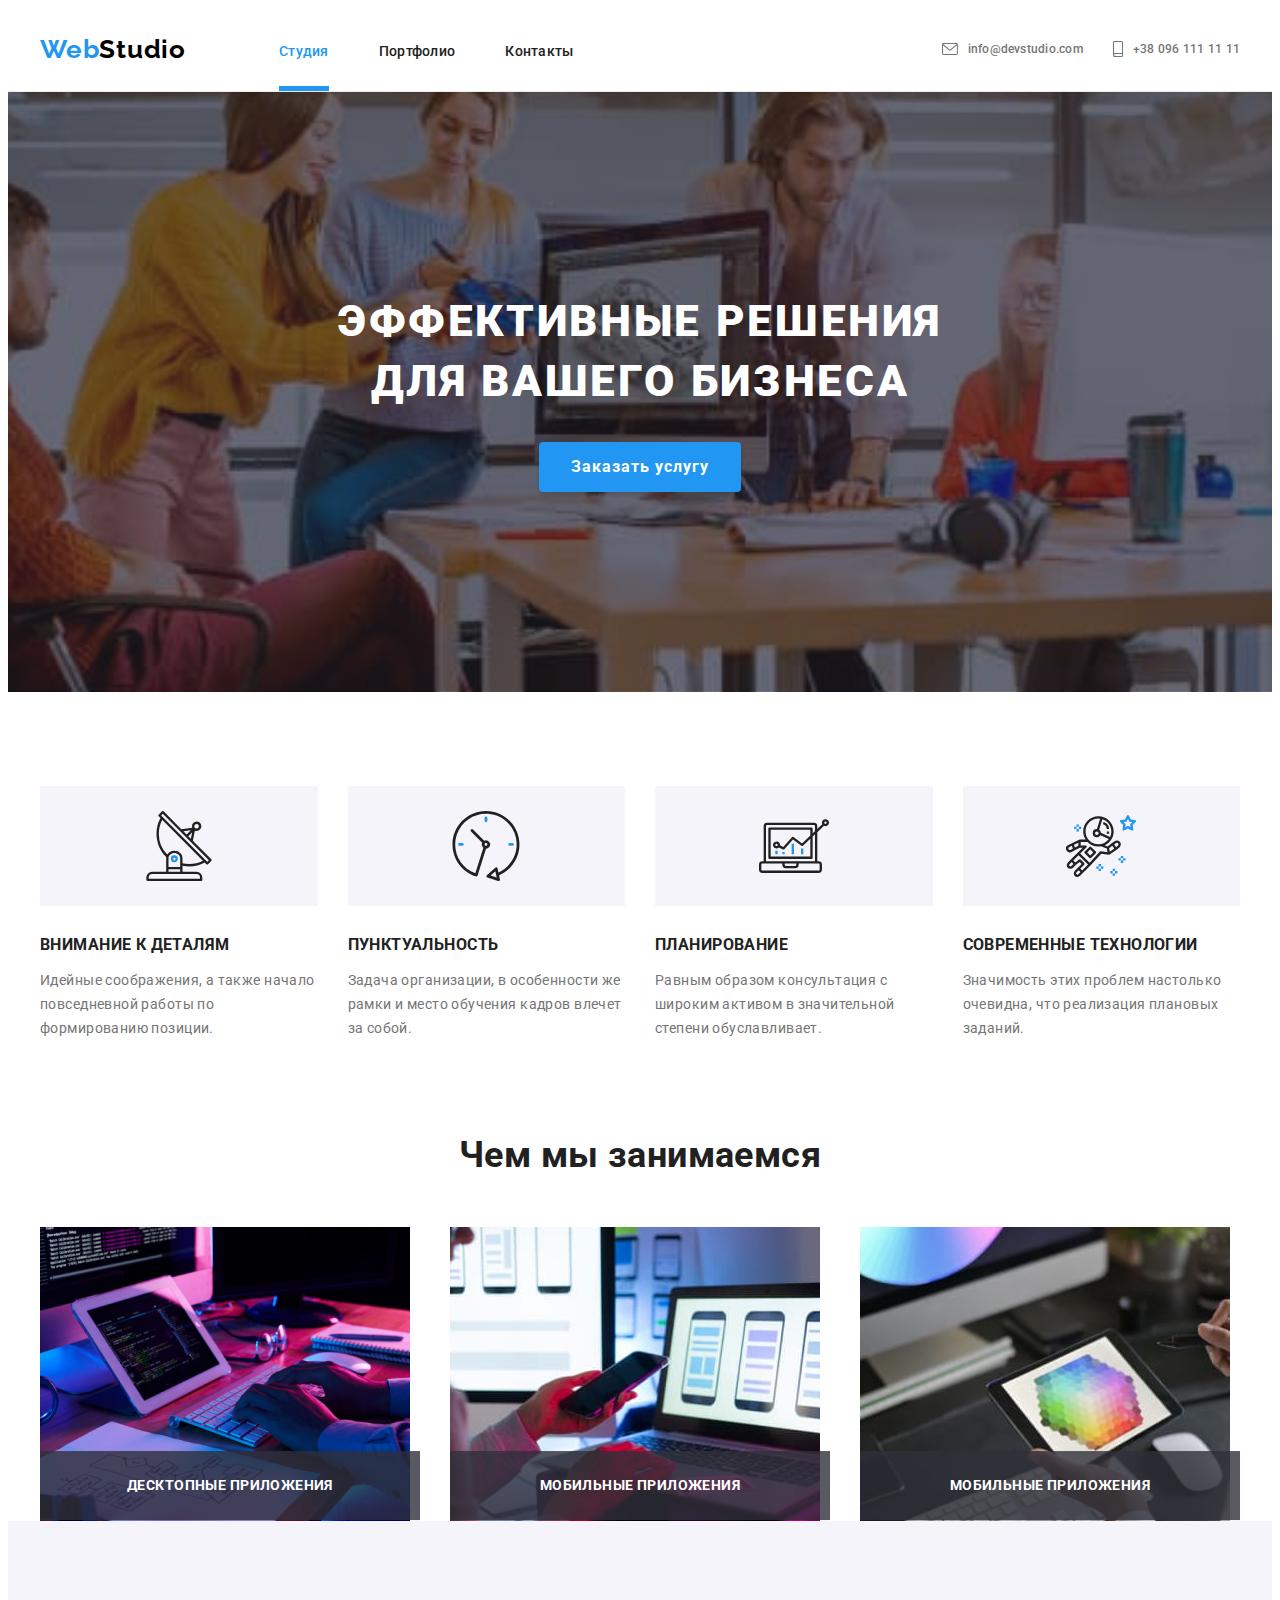
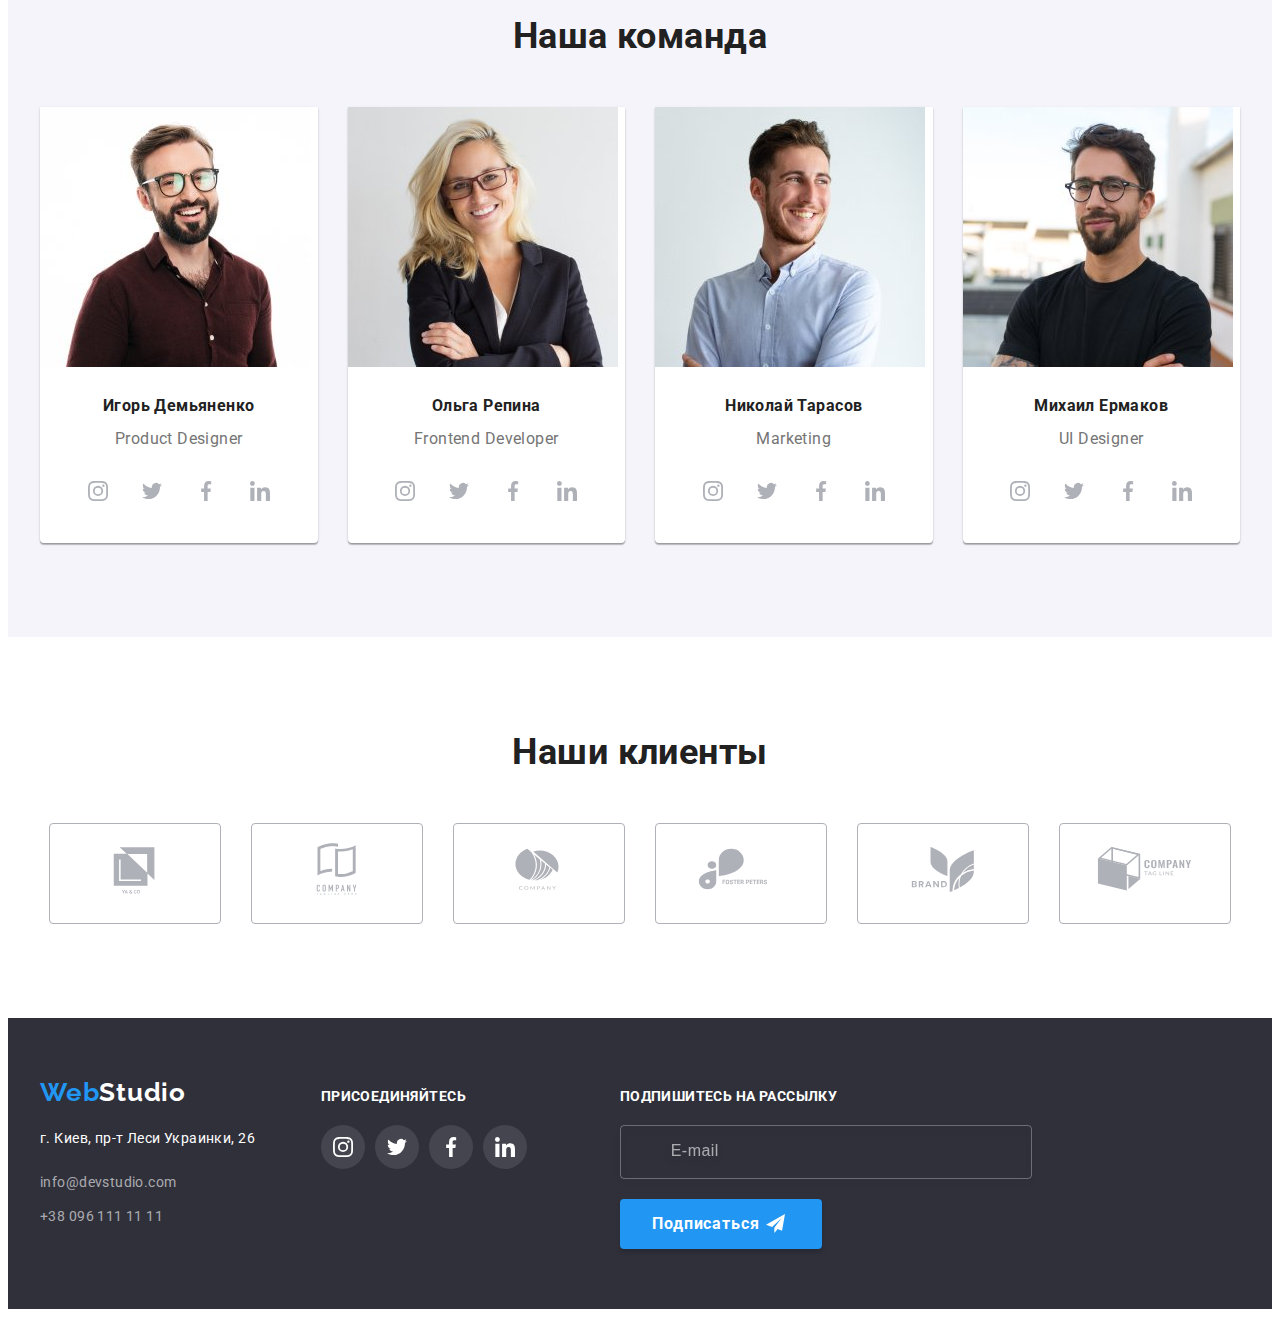
<file: index.html>
<!DOCTYPE html>
<html lang="ru">
  <head>
    <meta charset="UTF-8" />
    <meta http-equiv="X-UA-Compatible" content="IE=edge" />
    <meta name="viewport" content="width=device-width, initial-scale=1.0" />
    <title>Module-08</title>
    <link rel="preconnect" href="https://fonts.googleapis.com" />
    <link rel="preconnect" href="https://fonts.gstatic.com" crossorigin />
    <link
      href="https://fonts.googleapis.com/css2?family=Raleway:wght@700&family=Roboto:wght@400;500;700;900&display=swap"
      rel="stylesheet"
    />
    <link
      rel="stylesheet"
      href="https://cdnjs.cloudflare.com/ajax/libs/modern-normalize/1.1.0/modern-normalize.min.css"
      integrity="sha512-wpPYUAdjBVSE4KJnH1VR1HeZfpl1ub8YT/NKx4PuQ5NmX2tKuGu6U/JRp5y+Y8XG2tV+wKQpNHVUX03MfMFn9Q=="
      crossorigin="anonymous"
      referrerpolicy="no-referrer"
    />
    <link rel="stylesheet" href="./css/main.min.css" />
  </head>

  <body>
    <!--header-->
    <header class="page-header">
      <div class="container page-header__container">
        <a
          class="logo page-header__logo"
          href="./index.html"
          aria-label="Логотип компании WebStudio"
          is-hiden
          ><span class="logo__web">Web</span
          ><span class="logo__studio">Studio</span></a
        >
          <button class="menu-button" type="button" aria-expanded="false" aria-controls="menu-container"  data-menu-button>
            <svg class="" width="40" height="40" aria-label="Переключатель мобильного меню">
              <use class="icon-cross" href="./images/icons.svg#icon-cross"></use>
              <use class="icon-menu" href="./images/icons.svg#icon-menu"></use>
            </svg>
          </button>

        <div class="menu-container" id="menu-container" data-menu>

          <ul class="navigation list">
            <li class="navigation__item">
              <a
                class="navigation__link navigation__link--current"
                href="index.html"
                >Студия</a
              >
            </li>
            <li class="navigation__item">
              <a class="navigation__link" href="./portfolio.html">Портфолио</a>
            </li>
            <li class="navigation__item">
              <a class="navigation__link" href="WebStudio.com">Контакты</a>
            </li>
          </ul>
        
        <ul class="contacts list">
          <li class="contacts__item">
            <a class="contacts__link" href="mailto:info@devstudio.com"
              ><svg
                class="contacts__icon"
                aria-label="е-мейл"
                width="16"
                height="12"
              >
                <use href="./images/icons.svg#icon-envelope"></use></svg
              >info@devstudio.com</a
            >
          </li>
          <li class="contacts__item">
            <a class="contacts__link contacts__link--current" href="tel:+38044">
              <svg
                class="contacts__icon"
                aria-label="номер телефона"
                width="10"
                height="16"
              >
                <use href="./images/icons.svg#icon-phone"></use></svg
              >+38 096 111 11 11</a
            >
          </li>
        </ul>

        <ul class="menu-social">
          <li class="menu-social__item">
            <a
              class="menu-social__link"
              href="./index.html"
              target="_blank"
              rel="noopener noreferrer"
            >Instagram 
            </a>
          </li>
           <li class="menu-social__item">
            <a
              class="menu-social__link"
              href="./index.html"
              target="_blank"
              rel="noopener noreferrer"
            >Twitter
            </a>
          </li> 
          <li class="menu-social__item">
            <a
              class="menu-social__link"
              href="./index.html"
              target="_blank"
              rel="noopener noreferrer"
            >Facebook
            </a>
          </li>
          <li class="menu-social__item">
            <a
              class="menu-social__link"
              href="./index.html"
              target="_blank"
              rel="noopener noreferrer"
            >
            Linkedin</a>
          </li>
        </ul>

      </div>
      </div>
    </header>
    <!--main-->
    <main>
      <!--section hero-->
      <section class="section-hero hero--overlay">
        <div class="container">
          <h1 class="title-hero">
            Эффективные решения <br />для вашего бизнеса
          </h1>
          <button  data-modal-open class="btn" type="button">
            Заказать услугу
          </button>
          <!-- modalka -->
          <div class="backdrop backdrop--is-hidden" data-modal>
            <div class="modal">
              <button class="modal-x" type="button" data-modal-close>
                <svg
                  class="modal-x__icon"
                  aria-label="Закрыть окно"
                  width="18"
                  height="18"
                >
                  <use href="./images/icons.svg#icon-close"></use>
                </svg>
              </button>
              <form class="modal-form" autocomplete="off">
                <p class="modal-form__title">
                  Оставьте свои данные, мы вам перезвоним
                </p>
                <label class="modal-form__field">
                  <span class="modal-form__label">Имя</span>
                  <input
                    class="modal-form__input"
                    type="text"
                    name="name"
                    placeholder=" "
                  />
                  <svg
                    class="modal-form__icon"
                    aria-label="имя клиента"
                    width="18"
                    height="18"
                  >
                    <use href="./images/icons.svg#icon-persone"></use>
                  </svg>
                </label>

                <label class="modal-form__field">
                  <span class="modal-form__label">Телефон</span>
                  <input
                    class="modal-form__input"
                    type="tel"
                    name="tel"
                    placeholder=" "
                  />
                  <svg
                    class="modal-form__icon"
                    aria-label="телефон клиента"
                    width="18"
                    height="18"
                  >
                    <use href="./images/icons.svg#icon-phone-form"></use>
                  </svg>
                </label>

                <label class="modal-form__field">
                  <span class="modal-form__label">Почта</span>
                  <input
                    class="modal-form__input"
                    type="email"
                    name="email"
                    placeholder=" "
                  />
                  <svg
                    class="modal-form__icon"
                    aria-label="почта клиента"
                    width="18"
                    height="18"
                  >
                    <use href="./images/icons.svg#icon-email-form"></use>
                  </svg>
                </label>

                <label class="modal-form__field" for="coment">
                  <span class="modal-form__label">Комментарий</span>
                  <textarea
                    class="modal-form__comment"
                    name="coment"
                    id="coment"
                    cols="5"
                    rows="4"
                    placeholder="Введите текст"
                  ></textarea>
                </label>

                <label class="checkbox">
                  <input
                    class="checkbox__standart-icon"
                    type="checkbox"
                    name="policy"
                    value="policy"
                  />
                  <svg
                    class="checkbox__custom-icon"
                    aria-label="check"
                    width="16"
                    height="15"
                  >
                    <use href="./images/icons.svg#icon-check"></use>
                  </svg>

                  <span class="checkbox__label"
                    >Соглашаюсь с рассылкой и принимаю
                    <a
                      class="checkbox__link"
                      href="./index.html"
                      target="_blank"
                      rel="noopener noreferrer"
                      >Условия Договора</a
                    ></span
                  >
                </label>

                <button class="modal-form-btn btn" type="submit">Отправить</button>
              </form>
            </div>
          </div>
        </div>
      </section>
      <!--section feature-->
      <section class="section">
        <div class="container">
          <h2 class="title feature-title visually-hidden">Преимущества студии</h2>
          <ul class="feature list grid">
            <li class="feature__item grid-item">
              <div class="feature__item-group">
                <svg
                  class="feature__item-icon"
                  aria-label="Внимание к деталям"
                  width="70"
                  height="70"
                >
                  <use href="./images/icons.svg#icon-antenna-1"></use>
                </svg>
              </div>
              <h3 class="feature__item-subtitle">Внимание к деталям</h3>
              <p class="feature__item-text">
                Идейные соображения, а также начало повседневной работы по
                формированию позиции.
              </p>
            </li>
            <li class="feature__item grid-item">
              <div class="feature__item-group">
                <svg
                  class="feature__item-icon"
                  aria-label="Пунктуальность"
                  width="70"
                  height="70"
                >
                  <use href="./images/icons.svg#icon-clock-2"></use>
                </svg>
              </div>
              <h3 class="feature__item-subtitle">Пунктуальность</h3>
              <p class="feature__item-text">
                Задача организации, в особенности же рамки и место обучения
                кадров влечет за собой.
              </p>
            </li>
            <li class="feature__item grid-item">
              <div class="feature__item-group">
                <svg
                  class="feature__item-icon"
                  aria-label="Планирование"
                  width="70"
                  height="70"
                >
                  <use href="./images/icons.svg#icon-diagram-3"></use>
                </svg>
              </div>
              <h3 class="feature__item-subtitle">Планирование</h3>
              <p class="feature__item-text">
                Равным образом консультация с широким активом в значительной
                степени обуславливает.
              </p>
            </li>
            <li class="feature__item grid-item">
              <div class="feature__item-group">
                <svg
                  class="feature__item-icon"
                  aria-label="Современные технологии"
                  width="70"
                  height="70"
                >
                  <use href="./images/icons.svg#icon-astronaut-4"></use>
                </svg>
              </div>
              <h3 class="feature__item-subtitle">Современные технологии</h3>
              <p class="feature__item-text">
                Значимость этих проблем настолько очевидна, что реализация
                плановых заданий.
              </p>
            </li>
          </ul>
        </div>
      </section>
      <!--section work-->
      <section class="section-work">
        <div class="container">
          <h2 class="title">Чем мы занимаемся</h2>
          <ul class="work list grid">
            <li class="work__item grid-item">
              <div class="work__thumb">
                <img
                  class="work__image"
                  srcset="
                  ./images/work/01-img.jpg 1x, 
                  ./images/work/01-img@2x.jpg 2x"
                  src="./images/work/01-img.jpg"
                  alt="программирование"
                  width="370"
                />
                <p class="work__text">десктопные приложения</p>
              </div>
            </li>
            <li class="work__item grid-item">
              <div class="work__thumb">
                <img
                  class="work__image"
                  srcset="
                  ./images/work/02-img.jpg 1x, 
                  ./images/work/02-img@2x.jpg 2x"
                  src="./images/work/02-img.jpg"
                  alt="верстка"
                  width="370"
                />
                <p class="work__text">мобильные приложения</p>
              </div>
            </li>
            <li class="work__item grid-item">
              <div class="work__thumb">
                <img
                  class="work__image"
                  srcset="
                  ./images/work/03-img.jpg 1x, 
                  ./images/work/03-img@2x.jpg 2x"
                  src="./images/work/03-img.jpg"
                  alt="верстка"
                  width="370"
                />
                <p class="work__text">мобильные приложения</p>
              </div>
            </li>
          </ul>
        </div>
      </section>
      <!--section team-->
      <section class="section setion-team">
        <div class="container">
          <h2 class="title">Наша команда</h2>
          <ul class="team-list list grid">
            <li class="team-card grid-item">     
              <picture>
                <!-- Desktop -->
                <source
                media="(min-width:1200px)" 
                srcset="
                ../images/team/member-1_lg.jpg 1x, 
                ../images/team/member-1_lg@2x.jpg 2x
                "
                type="image/jpg"
                />
                <!-- Tablet -->
                <source
                media="(min-width:768px)"
                srcset="
                ../images/team/member-1_md.jpg 1x,
                ../images/team/member-1_md@2x.jpg 2x
                "
                type="image/jpg"
                />
                <!-- Mobile -->
                <source 
                media="(max-width:767px)"
                srcset="
                ../images/team/member-1_sm.jpg  1x,
                ../images/team/member-1_sm@2x.jpg 2x
                " 
                type="image/jpg"
                />
                <!-- Default -->
                <img
                class="team-card__image"
                src="../images/team/member-1_sm.jpg"
                alt="Игорь Демьяненко"
                width="450"
                height="460"
                loading="lazy"
              />
              </picture>
              <div class="team-card__meta">
                <h3 class="team-card__title">Игорь Демьяненко</h3>
                <p class="team-card__text">Product Designer</p>
                <ul class="social-list list">
                  <li class="social-list__item">
                    <a
                      class="social-list__link"
                      href="./index.html"
                      target="_blank"
                      rel="noopener noreferrer"
                    >
                      <svg
                        class="social-list__icon"
                        aria-label="Инстаграм"
                        width="20"
                        height="20"
                      >
                        <use href="./images/icons.svg#icon-instagram"></use>
                      </svg>
                    </a>
                  </li>
                  <li class="social-list__item">
                    <a
                      class="social-list__link"
                      href="./index.html"
                      target="_blank"
                      rel="noopener noreferrer"
                    >
                      <svg
                        class="social-list__icon"
                        aria-label="Твиттер"
                        width="20"
                        height="20"
                      >
                        <use href="./images/icons.svg#icon-twitter"></use>
                      </svg>
                    </a>
                  </li>
                  <li class="social-list__item">
                    <a
                      class="social-list__link"
                      href="./index.html"
                      target="_blank"
                      rel="noopener noreferrer"
                    >
                      <svg
                        class="social-list__icon"
                        aria-label="Фейсбук"
                        width="20"
                        height="20"
                      >
                        <use href="./images/icons.svg#icon-facebook"></use>
                      </svg>
                    </a>
                  </li>
                  <li class="social-list__item">
                    <a
                      class="social-list__link"
                      href="./index.html"
                      target="_blank"
                      rel="noopener noreferrer"
                    >
                      <svg
                        class="social-list__icon"
                        aria-label="Линкедин"
                        width="20"
                        height="20"
                      >
                        <use href="./images/icons.svg#icon-linkedin"></use></svg
                    ></a>
                  </li>
                </ul>
              </div>
            </li>
            <li class="team-card grid-item">
              <picture>
                <!-- Desktop -->
                <source
                media="(min-width:1200px)" 
                srcset="
                ../images/team/member-2_lg.jpg 1x, 
                ../images/team/member-2_lg@2x.jpg 2x
                "
                type="image/jpg"
                />
                <!-- Tablet -->
                <source
                media="(min-width:768px)"
                srcset="
                ../images/team/member-2_md.jpg 1x,
                ../images/team/member-2_md@2x.jpg 2x
                "
                type="image/jpg"
                />
                <!-- Mobile -->
                <source 
                media="(max-width:767px)"
                srcset="
                ../images/team/member-2_sm.jpg  1x,
                ../images/team/member-2_sm@2x.jpg 2x
                " 
                type="image/jpg"
                />
                <!-- Default -->
                <img
                class="team-card__image"
                src="../images/team/member-2_sm.jpg"
                alt="Ольга Репина"
                width="450"
                height="460"
                loading="lazy"
              />
              </picture>
              <div class="team-card__meta">
                <h3 class="team-card__title">Ольга Репина</h3>
                <p class="team-card__text">Frontend Developer</p>
                <ul class="social-list list">
                  <li class="social-list__item">
                    <a
                      class="social-list__link"
                      href="./index.html"
                      target="_blank"
                      rel="noopener noreferrer"
                    >
                      <svg
                        class="social-list__icon"
                        aria-label="Инстаграм"
                        width="20"
                        height="20"
                      >
                        <use href="./images/icons.svg#icon-instagram"></use>
                      </svg>
                    </a>
                  </li>
                  <li class="social-list__item">
                    <a
                      class="social-list__link"
                      href="./index.html"
                      target="_blank"
                      rel="noopener noreferrer"
                    >
                      <svg
                        class="social-list__icon"
                        aria-label="Твиттер"
                        width="20"
                        height="20"
                      >
                        <use href="./images/icons.svg#icon-twitter"></use>
                      </svg>
                    </a>
                  </li>
                  <li class="social-list__item">
                    <a
                      class="social-list__link"
                      href="./index.html"
                      target="_blank"
                      rel="noopener noreferrer"
                    >
                      <svg
                        class="social-list__icon"
                        aria-label="Фейсбук"
                        width="20"
                        height="20"
                      >
                        <use href="./images/icons.svg#icon-facebook"></use>
                      </svg>
                    </a>
                  </li>
                  <li class="social-list__item">
                    <a
                      class="social-list__link"
                      href="./index.html"
                      target="_blank"
                      rel="noopener noreferrer"
                    >
                      <svg
                        class="social-list__icon"
                        aria-label="Линкедин"
                        width="20"
                        height="20"
                      >
                        <use href="./images/icons.svg#icon-linkedin"></use></svg
                    ></a>
                  </li>
                </ul>
              </div>
            </li>
            <li class="team-card grid-item">
              <picture>
                <!-- Desktop -->
                <source
                media="(min-width:1200px)" 
                srcset="
                ../images/team/member-3_lg.jpg 1x, 
                ../images/team/member-3_lg@2x.jpg 2x
                "
                type="image/jpg"
                />
                <!-- Tablet -->
                <source
                media="(min-width:768px)"
                srcset="
                ../images/team/member-3_md.jpg 1x,
                ../images/team/member-3_md@2x.jpg 2x
                "
                type="image/jpg"
                />
                <!-- Mobile -->
                <source 
                media="(max-width:767px)"
                srcset="
                ../images/team/member-3_sm.jpg  1x,
                ../images/team/member-3_sm@2x.jpg 2x
                " 
                type="image/jpg"
                />
                <!-- Default -->
                <img
                class="team-card__image"
                src="../images/team/member-3_sm.jpg"
                alt="Николай Тарасов"
                width="450"
                height="460"
                loading="lazy"
              />
              </picture>
              <div class="team-card__meta">
                <h3 class="team-card__title">Николай Тарасов</h3>
                <p class="team-card__text">Marketing</p>
                <ul class="social-list list">
                  <li class="social-list__item">
                    <a
                      class="social-list__link"
                      href="./index.html"
                      target="_blank"
                      rel="noopener noreferrer"
                    >
                      <svg
                        class="social-list__icon"
                        aria-label="Инстаграм"
                        width="20"
                        height="20"
                      >
                        <use href="./images/icons.svg#icon-instagram"></use>
                      </svg>
                    </a>
                  </li>
                  <li class="social-list__item">
                    <a
                      class="social-list__link"
                      href="./index.html"
                      target="_blank"
                      rel="noopener noreferrer"
                    >
                      <svg
                        class="social-list__icon"
                        aria-label="Твиттер"
                        width="20"
                        height="20"
                      >
                        <use href="./images/icons.svg#icon-twitter"></use>
                      </svg>
                    </a>
                  </li>
                  <li class="social-list__item">
                    <a
                      class="social-list__link"
                      href="./index.html"
                      target="_blank"
                      rel="noopener noreferrer"
                    >
                      <svg
                        class="social-list__icon"
                        aria-label="Фейсбук"
                        width="20"
                        height="20"
                      >
                        <use href="./images/icons.svg#icon-facebook"></use>
                      </svg>
                    </a>
                  </li>
                  <li class="social-list__item">
                    <a
                      class="social-list__link"
                      href="./index.html"
                      target="_blank"
                      rel="noopener noreferrer"
                    >
                      <svg
                        class="social-list__icon"
                        aria-label="Линкедин"
                        width="20"
                        height="20"
                      >
                        <use href="./images/icons.svg#icon-linkedin"></use></svg
                    ></a>
                  </li>
                </ul>
              </div>
            </li>
            <li class="team-card grid-item">
              <picture>
                <!-- Desktop -->
                <source
                media="(min-width:1200px)" 
                srcset="
                ../images/team/member-4_lg.jpg 1x, 
                ../images/team/member-4_lg@2x.jpg 2x
                "
                type="image/jpg"
                />
                <!-- Tablet -->
                <source
                media="(min-width:768px)"
                srcset="
                ../images/team/member-4_md.jpg 1x,
                ../images/team/member-4_md@2x.jpg 2x
                "
                type="image/jpg"
                />
                <!-- Mobile -->
                <source 
                media="(max-width:767px)"
                srcset="
                ../images/team/member-4_sm.jpg  1x,
                ../images/team/member-4_sm@2x.jpg 2x
                " 
                type="image/jpg"
                />
                <!-- Default -->
                <img
                class="team-card__image"
                src="../images/team/member-4_sm.jpg"
                alt="Михаил Ермаков"
                width="450"
                height="460"
                loading="lazy"
              />
              </picture>
              <div class="team-card__meta">
                <h3 class="team-card__title">Михаил Ермаков</h3>
                <p class="team-card__text">UI Designer</p>
                <ul class="social-list list">
                  <li class="social-list__item">
                    <a
                      class="social-list__link"
                      href="./index.html"
                      target="_blank"
                      rel="noopener noreferrer"
                    >
                      <svg
                        class="social-list__icon"
                        aria-label="Инстаграм"
                        width="20"
                        height="20"
                      >
                        <use href="./images/icons.svg#icon-instagram"></use>
                      </svg>
                    </a>
                  </li>
                  <li class="social-list__item">
                    <a
                      class="social-list__link"
                      href="./index.html"
                      target="_blank"
                      rel="noopener noreferrer"
                    >
                      <svg
                        class="social-list__icon"
                        aria-label="Твиттер"
                        width="20"
                        height="20"
                      >
                        <use href="./images/icons.svg#icon-twitter"></use>
                      </svg>
                    </a>
                  </li>
                  <li class="social-list__item">
                    <a
                      class="social-list__link"
                      href="./index.html"
                      target="_blank"
                      rel="noopener noreferrer"
                    >
                      <svg
                        class="social-list__icon"
                        aria-label="Фейсбук"
                        width="20"
                        height="20"
                      >
                        <use href="./images/icons.svg#icon-facebook"></use>
                      </svg>
                    </a>
                  </li>
                  <li class="social-list__item">
                    <a
                      class="social-list__link"
                      href="./index.html"
                      target="_blank"
                      rel="noopener noreferrer"
                    >
                      <svg
                        class="social-list__icon"
                        aria-label="Линкедин"
                        width="20"
                        height="20"
                      >
                        <use href="./images/icons.svg#icon-linkedin"></use></svg
                    ></a>
                  </li>
                </ul>
              </div>
            </li>
          </ul>
        </div>
      </section>
      <!--section clients-->
      <section class="section">
        <div class="container">
          <h2 class="title">Наши клиенты</h2>
          <ul class="client-list list grid">
            <li class="client grid-item">
              <a class="client__link" href="">
                <svg
                  class="client__icon"
                  aria-label="Клиент 1"
                  width="106"
                  height="60"
                >
                  <use href="./images/icons.svg#icon-logo-client1"></use>
                </svg>
              </a>
            </li>
            <li class="client grid-item">
              <a class="client__link" href="">
                <svg
                  class="client__icon"
                  aria-label="Клиент 2"
                  width="106"
                  height="60"
                >
                  <use href="./images/icons.svg#icon-logo-client2"></use>
                </svg>
              </a>
            </li>
            <li class="client grid-item">
              <a class="client__link" href="">
                <svg
                  class="client__icon"
                  aria-label="Клиент 3"
                  width="106"
                  height="60"
                >
                  <use href="./images/icons.svg#icon-logo-client3"></use>
                </svg>
              </a>
            </li>
            <li class="client grid-item">
              <a class="client__link" href="">
                <svg
                  class="client__icon"
                  aria-label="Клиент 4"
                  width="106"
                  height="60"
                >
                  <use href="./images/icons.svg#icon-logo-client4"></use>
                </svg>
              </a>
            </li>
            <li class="client grid-item">
              <a class="client__link" href="">
                <svg
                  class="client__icon"
                  aria-label="Клиент 5"
                  width="106"
                  height="60"
                >
                  <use href="./images/icons.svg#icon-logo-client5"></use>
                </svg>
              </a>
            </li>
            <li class="client grid-item">
              <a class="client__link" href="">
                <svg
                  class="client__icon"
                  aria-label="Клиент 6"
                  width="106"
                  height="60"
                >
                  <use href="./images/icons.svg#icon-logo-client6"></use>
                </svg>
              </a>
            </li>
          </ul>
        </div>
      </section>
    </main>
    <!--footer-->
    <footer class="page-footer">
      <div class="container page-footer__container">
        <div class="contact">
          <a
            class="logo-footer"
            href="./index.html"
            aria-label="Логотип компании WebStudio"
            ><span class="logo__web">Web</span
            ><span class="logo__studio page-footer__logo">Studio</span></a
          >

          <address class="address">
            <p class="address__text">г. Киев, пр-т Леси Украинки, 26</p>
            <ul class="address__list list">
              <li class="address__item">
                <a class="address__link" href="mailto:info@devstudio.com"
                  >info@devstudio.com</a
                >
              </li>
              <li>
                <a class="address__link" href="tel:+380961111111"
                  >+38 096 111 11 11</a
                >
              </li>
            </ul>
          </address>
        </div>
        <div class="social-links">
          <p class="social-links__text">присоединяйтесь</p>
          <ul class="social-list list">
            <li class="social-list__item">
              <a
                class="social-list__link page-footer__social-list"
                href="./index.html"
                target="_blank"
                rel="noopener noreferrer"
              >
                <svg
                  class="social-list__icon"
                  aria-label="Инстаграм"
                  width="20"
                  height="20"
                >
                  <use href="./images/icons.svg#icon-instagram"></use>
                </svg>
              </a>
            </li>
            <li class="social-list__item">
              <a
                class="social-list__link page-footer__social-list"
                href="./index.html"
                target="_blank"
                rel="noopener noreferrer"
              >
                <svg
                  class="social-list__icon"
                  aria-label="Твиттер"
                  width="20"
                  height="20"
                >
                  <use href="./images/icons.svg#icon-twitter"></use>
                </svg>
              </a>
            </li>
            <li class="social-list__item">
              <a
                class="social-list__link page-footer__social-list"
                href="./index.html"
                target="_blank"
                rel="noopener noreferrer"
              >
                <svg
                  class="social-list__icon"
                  aria-label="Фейсбук"
                  width="20"
                  height="20"
                >
                  <use href="./images/icons.svg#icon-facebook"></use>
                </svg>
              </a>
            </li>
            <li class="social-list__item">
              <a
                class="social-list__link page-footer__social-list"
                href="./index.html"
                target="_blank"
                rel="noopener noreferrer"
              >
                <svg
                  class="social-list__icon"
                  aria-label="Линкедин"
                  width="20"
                  height="20"
                >
                  <use href="./images/icons.svg#icon-linkedin"></use></svg
              ></a>
            </li>
          </ul>
        </div>

        <div class="footer-form">
          <p class="footer-form__text">Подпишитесь на рассылку</p>

          <label class="footer-form__field">
            <input
              class="footer-form__input"
              type="email"
              placeholder="E-mail"
            />
          </label>
          <button class="footer-form__btn btn" type="submit">
            Подписаться
          </button>
        </div>
      </div>
    </footer>
    <script src="./js/modal.js"></script>
    <script src="./js/menu.js"></script>
  </body>
</html>
</file>
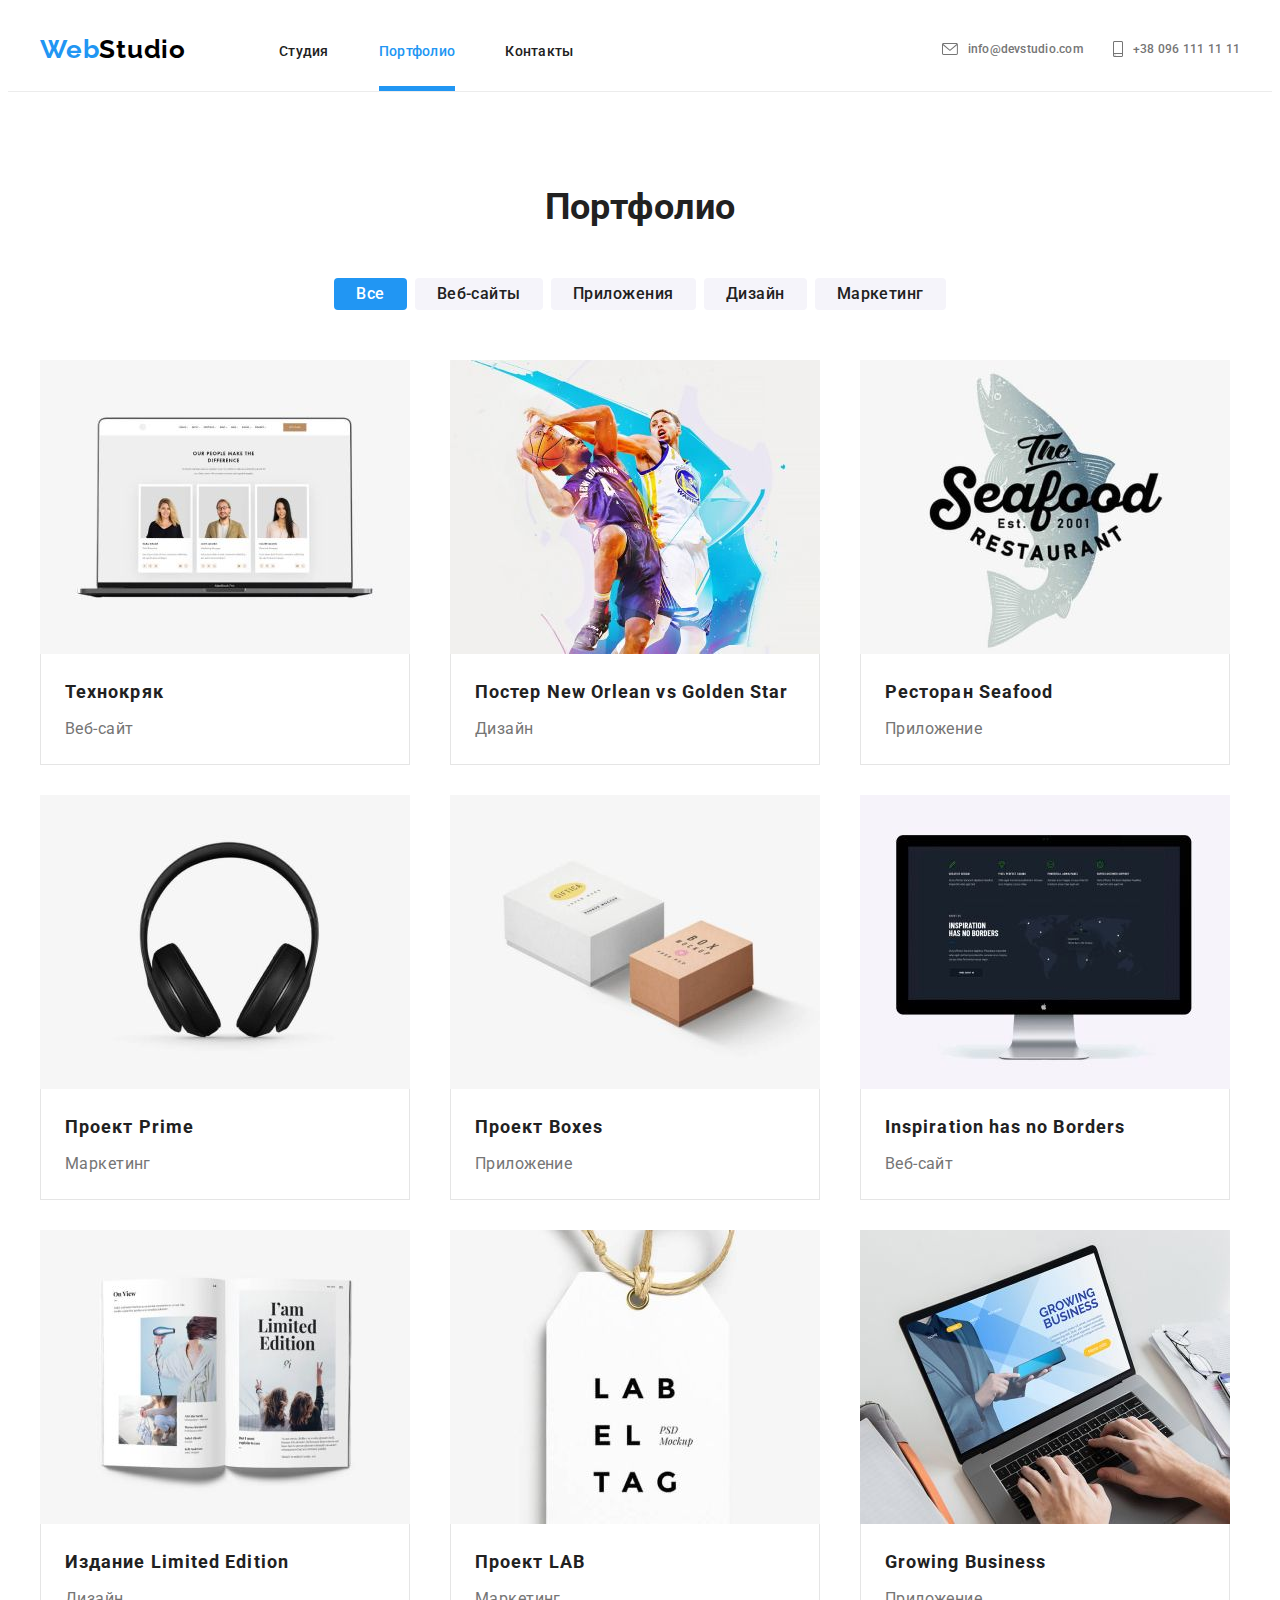
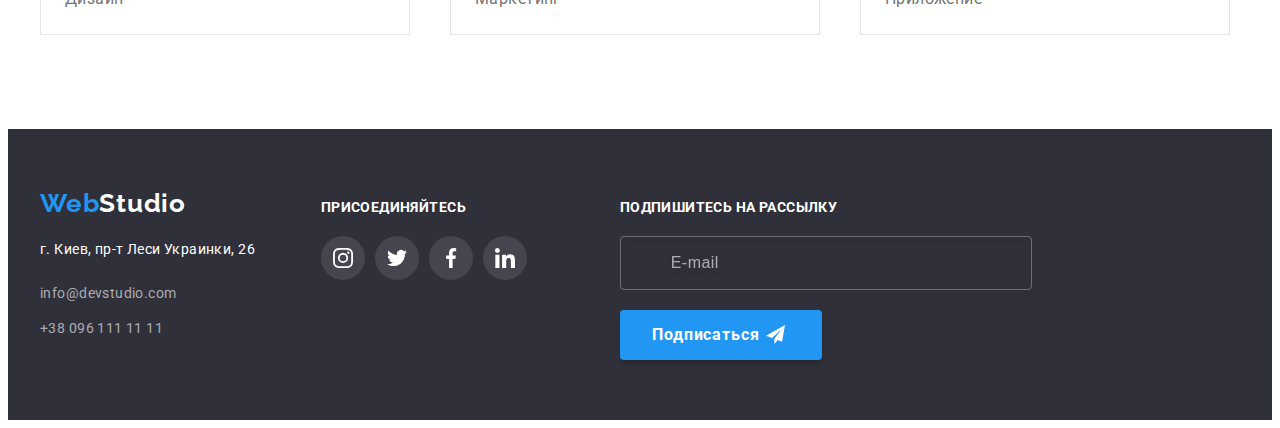
<file: portfolio.html>
<!DOCTYPE html>
<html lang="ru">
  <head>
    <meta charset="UTF-8" />
    <meta http-equiv="X-UA-Compatible" content="IE=edge" />
    <meta name="viewport" content="width=device-width, initial-scale=1.0" />
    <title>Портфолио</title>
    <link rel="preconnect" href="https://fonts.googleapis.com" />
    <link rel="preconnect" href="https://fonts.gstatic.com" crossorigin />
    <link
      href="https://fonts.googleapis.com/css2?family=Raleway:wght@700&family=Roboto:wght@400;500;700;900&display=swap"
      rel="stylesheet"
    />
    <link
      rel="stylesheet"
      href="https://cdnjs.cloudflare.com/ajax/libs/modern-normalize/1.1.0/modern-normalize.min.css"
      integrity="sha512-wpPYUAdjBVSE4KJnH1VR1HeZfpl1ub8YT/NKx4PuQ5NmX2tKuGu6U/JRp5y+Y8XG2tV+wKQpNHVUX03MfMFn9Q=="
      crossorigin="anonymous"
      referrerpolicy="no-referrer"
    />
    <link rel="stylesheet" href="./css/main.min.css" />
  </head>

  <body>
    <!--header-->
    <header class="page-header">
      <div class="container page-header__container">
        <a
          class="logo page-header__logo"
          href="./index.html"
          aria-label="Логотип компании WebStudio"
          is-hiden
          ><span class="logo__web">Web</span
          ><span class="logo__studio">Studio</span></a
        >
          <button class="menu-button" type="button" aria-expanded="false" aria-controls="menu-container"  data-menu-button>
            <svg class="" width="40" height="40" aria-label="Переключатель мобильного меню">
              <use class="icon-cross" href="./images/icons.svg#icon-cross"></use>
              <use class="icon-menu" href="./images/icons.svg#icon-menu"></use>
            </svg>
          </button>

        <div class="menu-container" id="menu-container" data-menu>

          <ul class="navigation list">
            <li class="navigation__item">
              <a
                class="navigation__link"
                href="index.html"
                >Студия</a
              >
            </li>
            <li class="navigation__item">
              <a class="navigation__link navigation__link--current" href="./portfolio.html">Портфолио</a>
            </li>
            <li class="navigation__item">
              <a class="navigation__link" href="WebStudio.com">Контакты</a>
            </li>
          </ul>
        
        <ul class="contacts list">
          <li class="contacts__item">
            <a class="contacts__link" href="mailto:info@devstudio.com"
              ><svg
                class="contacts__icon"
                aria-label="е-мейл"
                width="16"
                height="12"
              >
                <use href="./images/icons.svg#icon-envelope"></use></svg
              >info@devstudio.com</a
            >
          </li>
          <li class="contacts__item">
            <a class="contacts__link contacts__link--current" href="tel:+38044">
              <svg
                class="contacts__icon"
                aria-label="номер телефона"
                width="10"
                height="16"
              >
                <use href="./images/icons.svg#icon-phone"></use></svg
              >+38 096 111 11 11</a
            >
          </li>
        </ul>

        <ul class="menu-social">
          <li class="menu-social__item">
            <a
              class="menu-social__link"
              href="./index.html"
              target="_blank"
              rel="noopener noreferrer"
            >Instagram 
            </a>
          </li>
           <li class="menu-social__item">
            <a
              class="menu-social__link"
              href="./index.html"
              target="_blank"
              rel="noopener noreferrer"
            >Twitter
            </a>
          </li> 
          <li class="menu-social__item">
            <a
              class="menu-social__link"
              href="./index.html"
              target="_blank"
              rel="noopener noreferrer"
            >Facebook
            </a>
          </li>
          <li class="menu-social__item">
            <a
              class="menu-social__link"
              href="./index.html"
              target="_blank"
              rel="noopener noreferrer"
            >
            Linkedin</a>
          </li>
        </ul>

      </div>
      </div>
    </header>
    <!-- main -->
    <main>
      <!-- section portfolio -->
      <section class="section">
        <div class="container">
          <h1 class="title portfolio__title visualy-hidden">Портфолио</h1>
          <!-- filter -->
          <ul class="filter list">
            <li class="filter__item">
              <button class="filter__btn filter__btn--current" type="button">
                Все
              </button>
            </li>
            <li class="filter__item">
              <button class="filter__btn" type="button">Веб-сайты</button>
            </li>
            <li class="filter__item">
              <button class="filter__btn" type="button">Приложения</button>
            </li>
            <li class="filter__item">
              <button class="filter__btn" type="button">Дизайн</button>
            </li>
            <li class="filter__item">
              <button class="filter__btn" type="button">Маркетинг</button>
            </li>
          </ul>
          <!-- portfolio -->
          <ul class="portfolio list grid">
            <li class="portfolio__item grid-item">
              <a class="portfolio__link" href="">
                <div class="portfolio__thumb">
                  <picture>
                    <!-- Desktop -->
                    <source
                    media="(min-width:1200px)" 
                    srcset="
                    ../images/portfolio/img-1_lg.jpg 1x, 
                    ../images/portfolio/img-1_lg@2x.jpg 2x
                    "
                    type="image/jpg"
                    />
                    <!-- Tablet -->
                    <source
                    media="(min-width:768px)"
                    srcset="
                    ../images/portfolio/img-1_md.jpg 1x,
                    ../images/portfolio/img-1_md@2x.jpg 2x
                    "
                    type="image/jpg"
                    />
                    <!-- Mobile -->
                    <source 
                    media="(max-width:767px)"
                    srcset="
                    ../images/portfolio/img-1_sm.jpg  1x,
                    ../images/portfolio/img-1_sm@2x.jpg 2x
                    " 
                    type="image/jpg"
                    />
                    <!-- Default -->
                    <img
                    class="portfolio__image"
                    src="../images/portfolio/img-1_sm.jpg"
                    alt="Технокряк"
                    width="450"
                    height="294"
                    loading="lazy"
                  />
                  </picture>
                  <div class="portfolio__overlay">
                    <p class="portfolio__text">
                      Ресурс предлагает комплексные предложения с разным уровнем
                      функционала и сервисов. Все это позволит посетителю
                      получить исчерпывающие сведения о компании или частном
                      лице.
                    </p>
                  </div>
                </div>
                <div class="portfolio__meta">
                  <h3 class="portfolio__title-category">Технокряк</h3>
                  <p class="portfolio__category">Веб-сайт</p>
                </div></a
              >
            </li>
            <li class="portfolio__item grid-item">
              <a class="portfolio__link" href="">
                <div class="portfolio__thumb">
                  <picture>
                    <!-- Desktop -->
                    <source
                    media="(min-width:1200px)" 
                    srcset="
                    ../images/portfolio/img-2_lg.jpg 1x, 
                    ../images/portfolio/img-2_lg@2x.jpg 2x
                    "
                    type="image/jpg"
                    />
                    <!-- Tablet -->
                    <source
                    media="(min-width:768px)"
                    srcset="
                    ../images/portfolio/img-2_md.jpg 1x,
                    ../images/portfolio/img-2_md@2x.jpg 2x
                    "
                    type="image/jpg"
                    />
                    <!-- Mobile -->
                    <source 
                    media="(max-width:767px)"
                    srcset="
                    ../images/portfolio/img-2_sm.jpg  1x,
                    ../images/portfolio/img-2_sm@2x.jpg 2x
                    " 
                    type="image/jpg"
                    />
                    <!-- Default -->
                    <img
                    class="portfolio__image"
                    src="../images/portfolio/img-2_sm.jpg"
                    alt="Постер New Orlean vs Golden Star"
                    width="450"
                    height="294"
                    loading="lazy"
                  />
                  </picture>
                  <div class="portfolio__overlay">
                    <p class="portfolio__text">
                      Ресурс предлагает комплексные предложения с разным уровнем
                      функционала и сервисов. Все это позволит посетителю
                      получить исчерпывающие сведения о компании или частном
                      лице.
                    </p>
                  </div>
                </div>
                <div class="portfolio__meta">
                  <h3 class="portfolio__title-category">
                    Постер New Orlean vs Golden Star
                  </h3>
                  <p class="portfolio__category">Дизайн</p>
                </div></a
              >
            </li>
            <li class="portfolio__item grid-item">
              <a class="portfolio__link" href=""
                ><div class="portfolio__thumb">
                  <picture>
                    <!-- Desktop -->
                    <source
                    media="(min-width:1200px)" 
                    srcset="
                    ../images/portfolio/img-3_lg.jpg 1x, 
                    ../images/portfolio/img-3_lg@2x.jpg 2x
                    "
                    type="image/jpg"
                    />
                    <!-- Tablet -->
                    <source
                    media="(min-width:768px)"
                    srcset="
                    ../images/portfolio/img-3_md.jpg 1x,
                    ../images/portfolio/img-3_md@2x.jpg 2x
                    "
                    type="image/jpg"
                    />
                    <!-- Mobile -->
                    <source 
                    media="(max-width:767px)"
                    srcset="
                    ../images/portfolio/img-3_sm.jpg  1x,
                    ../images/portfolio/img-3_sm@2x.jpg 2x
                    " 
                    type="image/jpg"
                    />
                    <!-- Default -->
                    <img
                    class="portfolio__image"
                    src="../images/portfolio/img-3_sm.jpg"
                    alt="Приложение Ресторан Seafood"
                    width="450"
                    height="294"
                    loading="lazy"
                  />
                  </picture>
                  <div class="portfolio__overlay">
                    <p class="portfolio__text">
                      Ресурс предлагает комплексные предложения с разным уровнем
                      функционала и сервисов. Все это позволит посетителю
                      получить исчерпывающие сведения о компании или частном
                      лице.
                    </p>
                  </div>
                </div>
                <div class="portfolio__meta">
                  <h3 class="portfolio__title-category">Ресторан Seafood</h3>
                  <p class="portfolio__category">Приложение</p>
                </div></a
              >
            </li>
            <li class="portfolio__item grid-item">
              <a class="portfolio__link" href=""
                ><div class="portfolio__thumb">
                  <picture>
                    <!-- Desktop -->
                    <source
                    media="(min-width:1200px)" 
                    srcset="
                    ../images/portfolio/img-4_lg.jpg 1x, 
                    ../images/portfolio/img-4_lg@2x.jpg 2x
                    "
                    type="image/jpg"
                    />
                    <!-- Tablet -->
                    <source
                    media="(min-width:768px)"
                    srcset="
                    ../images/portfolio/img-4_md.jpg 1x,
                    ../images/portfolio/img-4_md@2x.jpg 2x
                    "
                    type="image/jpg"
                    />
                    <!-- Mobile -->
                    <source 
                    media="(max-width:767px)"
                    srcset="
                    ../images/portfolio/img-4_sm.jpg  1x,
                    ../images/portfolio/img-4_sm@2x.jpg 2x
                    " 
                    type="image/jpg"
                    />
                    <!-- Default -->
                    <img
                    class="portfolio__image"
                    src="../images/portfolio/img-4_sm.jpg"
                    alt="Проект Prime"
                    width="450"
                    height="294"
                    loading="lazy"
                  />
                  </picture>
                  <div class="portfolio__overlay">
                    <p class="portfolio__text">
                      Ресурс предлагает комплексные предложения с разным уровнем
                      функционала и сервисов. Все это позволит посетителю
                      получить исчерпывающие сведения о компании или частном
                      лице.
                    </p>
                  </div>
                </div>
                <div class="portfolio__meta">
                  <h3 class="portfolio__title-category">Проект Prime</h3>
                  <p class="portfolio__category">Маркетинг</p>
                </div></a
              >
            </li>
            <li class="portfolio__item grid-item">
              <a class="portfolio__link" href="">
                <div class="portfolio__thumb">
                  <picture>
                    <!-- Desktop -->
                    <source
                    media="(min-width:1200px)" 
                    srcset="
                    ../images/portfolio/img-5_lg.jpg 1x, 
                    ../images/portfolio/img-5_lg@2x.jpg 2x
                    "
                    type="image/jpg"
                    />
                    <!-- Tablet -->
                    <source
                    media="(min-width:768px)"
                    srcset="
                    ../images/portfolio/img-5_md.jpg 1x,
                    ../images/portfolio/img-5_md@2x.jpg 2x
                    "
                    type="image/jpg"
                    />
                    <!-- Mobile -->
                    <source 
                    media="(max-width:767px)"
                    srcset="
                    ../images/portfolio/img-5_sm.jpg  1x,
                    ../images/portfolio/img-5_sm@2x.jpg 2x
                    " 
                    type="image/jpg"
                    />
                    <!-- Default -->
                    <img
                    class="portfolio__image"
                    src="../images/portfolio/img-5_sm.jpg"
                    alt="Проект Boxes"
                    width="450"
                    height="294"
                    loading="lazy"
                  />
                  </picture>
                  <div class="portfolio__overlay">
                    <p class="portfolio__text">
                      Ресурс предлагает комплексные предложения с разным уровнем
                      функционала и сервисов. Все это позволит посетителю
                      получить исчерпывающие сведения о компании или частном
                      лице.
                    </p>
                  </div>
                </div>
                <div class="portfolio__meta">
                  <h3 class="portfolio__title-category">Проект Boxes</h3>
                  <p class="portfolio__category">Приложение</p>
                </div></a
              >
            </li>
            <li class="portfolio__item grid-item">
              <a class="portfolio__link" href="">
                <div class="portfolio__thumb">
                  <picture>
                    <!-- Desktop -->
                    <source
                    media="(min-width:1200px)" 
                    srcset="
                    ../images/portfolio/img-6_lg.jpg 1x, 
                    ../images/portfolio/img-6_lg@2x.jpg 2x
                    "
                    type="image/jpg"
                    />
                    <!-- Tablet -->
                    <source
                    media="(min-width:768px)"
                    srcset="
                    ../images/portfolio/img-6_md.jpg 1x,
                    ../images/portfolio/img-6_md@2x.jpg 2x
                    "
                    type="image/jpg"
                    />
                    <!-- Mobile -->
                    <source 
                    media="(max-width:767px)"
                    srcset="
                    ../images/portfolio/img-6_sm.jpg  1x,
                    ../images/portfolio/img-6_sm@2x.jpg 2x
                    " 
                    type="image/jpg"
                    />
                    <!-- Default -->
                    <img
                    class="portfolio__image"
                    src="../images/portfolio/img-6_sm.jpg"
                    alt="Inspiration has no Borders"
                    width="450"
                    height="294"
                    loading="lazy"
                  />
                  </picture>
                  <div class="portfolio__overlay">
                    <p class="portfolio__text">
                      Ресурс предлагает комплексные предложения с разным уровнем
                      функционала и сервисов. Все это позволит посетителю
                      получить исчерпывающие сведения о компании или частном
                      лице.
                    </p>
                  </div>
                </div>
                <div class="portfolio__meta">
                  <h3 class="portfolio__title-category">
                    Inspiration has no Borders
                  </h3>
                  <p class="portfolio__category">Веб-сайт</p>
                </div></a
              >
            </li>
            <li class="portfolio__item grid-item">
              <a class="portfolio__link" href="">
                <div class="portfolio__thumb">
                  <picture>
                    <!-- Desktop -->
                    <source
                    media="(min-width:1200px)" 
                    srcset="
                    ../images/portfolio/img-7_lg.jpg 1x, 
                    ../images/portfolio/img-7_lg@2x.jpg 2x
                    "
                    type="image/jpg"
                    />
                    <!-- Tablet -->
                    <source
                    media="(min-width:768px)"
                    srcset="
                    ../images/portfolio/img-7_md.jpg 1x,
                    ../images/portfolio/img-7_md@2x.jpg 2x
                    "
                    type="image/jpg"
                    />
                    <!-- Mobile -->
                    <source 
                    media="(max-width:767px)"
                    srcset="
                    ../images/portfolio/img-7_sm.jpg  1x,
                    ../images/portfolio/img-7_sm@2x.jpg 2x
                    " 
                    type="image/jpg"
                    />
                    <!-- Default -->
                    <img
                    class="portfolio__image"
                    src="../images/portfolio/img-7_sm.jpg"
                    alt="Издание Limited Edition"
                    width="450"
                    height="294"
                    loading="lazy"
                  />
                  </picture>
                  <div class="portfolio__overlay">
                    <p class="portfolio__text">
                      Ресурс предлагает комплексные предложения с разным уровнем
                      функционала и сервисов. Все это позволит посетителю
                      получить исчерпывающие сведения о компании или частном
                      лице.
                    </p>
                  </div>
                </div>
                <div class="portfolio__meta">
                  <h3 class="portfolio__title-category">
                    Издание Limited Edition
                  </h3>
                  <p class="portfolio__category">Дизайн</p>
                </div></a
              >
            </li>
            <li class="portfolio__item grid-item">
              <a class="portfolio__link" href="">
                <div class="portfolio__thumb">
                  <picture>
                    <!-- Desktop -->
                    <source
                    media="(min-width:1200px)" 
                    srcset="
                    ../images/portfolio/img-8_lg.jpg 1x, 
                    ../images/portfolio/img-8_lg@2x.jpg 2x
                    "
                    type="image/jpg"
                    />
                    <!-- Tablet -->
                    <source
                    media="(min-width:768px)"
                    srcset="
                    ../images/portfolio/img-8_md.jpg 1x,
                    ../images/portfolio/img-8_md@2x.jpg 2x
                    "
                    type="image/jpg"
                    />
                    <!-- Mobile -->
                    <source 
                    media="(max-width:767px)"
                    srcset="
                    ../images/portfolio/img-8_sm.jpg  1x,
                    ../images/portfolio/img-8_sm@2x.jpg 2x
                    " 
                    type="image/jpg"
                    />
                    <!-- Default -->
                    <img
                    class="portfolio__image"
                    src="../images/portfolio/img-8_sm.jpg"
                    alt="Проект LAB"
                    width="450"
                    height="294"
                    loading="lazy"
                  />
                  </picture>
                  <div class="portfolio__overlay">
                    <p class="portfolio__text">
                      Ресурс предлагает комплексные предложения с разным уровнем
                      функционала и сервисов. Все это позволит посетителю
                      получить исчерпывающие сведения о компании или частном
                      лице.
                    </p>
                  </div>
                </div>
                <div class="portfolio__meta">
                  <h3 class="portfolio__title-category">Проект LAB</h3>
                  <p class="portfolio__category">Маркетинг</p>
                </div></a
              >
            </li>
            <li class="portfolio__item grid-item">
              <a class="portfolio__link" href="">
                <div class="portfolio__thumb">
                  <picture>
                    <!-- Desktop -->
                    <source
                    media="(min-width:1200px)" 
                    srcset="
                    ../images/portfolio/img-9_lg.jpg 1x, 
                    ../images/portfolio/img-9_lg@2x.jpg 2x
                    "
                    type="image/jpg"
                    />
                    <!-- Tablet -->
                    <source
                    media="(min-width:768px)"
                    srcset="
                    ../images/portfolio/img-9_md.jpg 1x,
                    ../images/portfolio/img-9_md@2x.jpg 2x
                    "
                    type="image/jpg"
                    />
                    <!-- Mobile -->
                    <source 
                    media="(max-width:767px)"
                    srcset="
                    ../images/portfolio/img-9_sm.jpg  1x,
                    ../images/portfolio/img-9_sm@2x.jpg 2x
                    " 
                    type="image/jpg"
                    />
                    <!-- Default -->
                    <img
                    class="portfolio__image"
                    src="../images/portfolio/img-9_sm.jpg"
                    alt="Growing Business"
                    width="450"
                    height="294"
                    loading="lazy"
                  />
                  </picture>
                  <div class="portfolio__overlay">
                    <p class="portfolio__text">
                      Ресурс предлагает комплексные предложения с разным уровнем
                      функционала и сервисов. Все это позволит посетителю
                      получить исчерпывающие сведения о компании или частном
                      лице.
                    </p>
                  </div>
                </div>
                <div class="portfolio__meta">
                  <h3 class="portfolio__title-category">Growing Business</h3>
                  <p class="portfolio__category">Приложение</p>
                </div></a
              >
            </li>
          </ul>
        </div>
      </section>
    </main>
    <!--footer  -->
    <footer class="page-footer">
      <div class="container page-footer__container">
        <div class="contact">
          <a
            class="logo-footer"
            href="./index.html"
            aria-label="Логотип компании WebStudio"
            ><span class="logo__web">Web</span
            ><span class="logo__studio page-footer__logo">Studio</span></a
          >

          <address class="address">
            <p class="address__text">г. Киев, пр-т Леси Украинки, 26</p>
            <ul class="address__list list">
              <li class="address__item">
                <a class="address__link" href="mailto:info@devstudio.com"
                  >info@devstudio.com</a
                >
              </li>
              <li>
                <a class="address__link" href="tel:+380961111111"
                  >+38 096 111 11 11</a
                >
              </li>
            </ul>
          </address>
        </div>
        <div class="social-links">
          <p class="social-links__text">присоединяйтесь</p>
          <ul class="social-list list">
            <li class="social-list__item">
              <a
                class="social-list__link page-footer__social-list"
                href="./index.html"
                target="_blank"
                rel="noopener noreferrer"
              >
                <svg
                  class="social-list__icon"
                  aria-label="Инстаграм"
                  width="20"
                  height="20"
                >
                  <use href="./images/icons.svg#icon-instagram"></use>
                </svg>
              </a>
            </li>
            <li class="social-list__item">
              <a
                class="social-list__link page-footer__social-list"
                href="./index.html"
                target="_blank"
                rel="noopener noreferrer"
              >
                <svg
                  class="social-list__icon"
                  aria-label="Твиттер"
                  width="20"
                  height="20"
                >
                  <use href="./images/icons.svg#icon-twitter"></use>
                </svg>
              </a>
            </li>
            <li class="social-list__item">
              <a
                class="social-list__link page-footer__social-list"
                href="./index.html"
                target="_blank"
                rel="noopener noreferrer"
              >
                <svg
                  class="social-list__icon"
                  aria-label="Фейсбук"
                  width="20"
                  height="20"
                >
                  <use href="./images/icons.svg#icon-facebook"></use>
                </svg>
              </a>
            </li>
            <li class="social-list__item">
              <a
                class="social-list__link page-footer__social-list"
                href="./index.html"
                target="_blank"
                rel="noopener noreferrer"
              >
                <svg
                  class="social-list__icon"
                  aria-label="Линкедин"
                  width="20"
                  height="20"
                >
                  <use href="./images/icons.svg#icon-linkedin"></use></svg
              ></a>
            </li>
          </ul>
        </div>

        <div class="footer-form">
          <p class="footer-form__text">Подпишитесь на рассылку</p>

          <label class="footer-form__field">
            <input
              class="footer-form__input"
              type="email"
              placeholder="E-mail"
            />
          </label>
          <button class="footer-form__btn btn" type="submit">
            Подписаться
          </button>
        </div>
      </div>
    </footer>
    <script src="./js/modal.js"></script>
    <script src="./js/menu.js"></script>
  </body>
</html>
</file>
<file: css/main.min.css>
:root{--primary-font: 'Roboto', sans-serif;--secondary-font: 'Raleway', sans-serif;--primary-text-color: #757575;--title-text-color: #212121;--accent-color: #2196F3;--footer-text-color: rgba(255, 255, 255, 0.6);--primary-background-color: #FFFFFF;--secondary-background-color: #2F303A;--third-background-color: #F5F4FA;--portfolio-item-bg-cl: rgba(33, 150, 243, 0.9);--icon-cl: #AFB1B8;--icon-footer-cl: #44454E;--portfolio-border-cl: #ECECEC;--footer-form-border-cl: rgba(255, 255, 255, 0.3);--shadow-cl: rgba(0, 0, 0, 0.15);--transition-duration: 250ms;--transition-timing-function: cubic-bezier(0.4, 0, 0.2, 1);--items: 1;--indent: 30px}h1,h2,h3,h4,h5,h6,p{margin:0;padding:0}body{background-color:var(--primary-background-color);color:var(--primary-text-color);font-family:var(--primary-font);font-size:14px;line-height:1.72;letter-spacing:0.03em}body.modal-open{overflow:hidden}img{display:block;max-width:100%;height:auto}.is-hidden{display:none;position:absolute;white-space:nowrap;width:1px;height:1px;overflow:hidden;border:0;padding:0;clip:rect(0 0 0 0);-webkit-clip-path:inset(50%);clip-path:inset(50%);margin:-1px}.container{padding-left:15px;padding-right:15px;margin-left:auto;margin-right:auto}@media screen and (min-width: 480px){.container{width:480px}}@media screen and (min-width: 768px){.container{width:768px}}@media screen and (min-width: 1200px){.container{width:1200px}}.section{padding:60px 0px 60px 0px}@media screen and (min-width: 1200px){.section{padding:94px 0px 94px 0px}}.list{padding:0;margin:0;list-style:none}.visually-hidden{position:absolute;white-space:nowrap;width:1px;height:1px;overflow:hidden;border:0;padding:0;clip:rect(0 0 0 0);-webkit-clip-path:inset(50%);clip-path:inset(50%);margin:-1px}.title{color:var(--title-text-color);font-weight:700;font-size:36px;line-height:1.17;text-align:center;margin-bottom:30px;margin-top:0}@media screen and (min-width: 1200px){.title{margin-bottom:50px}}.btn{border:0;-webkit-box-shadow:0px 4px 4px var(--shadow-cl);box-shadow:0px 4px 4px var(--shadow-cl);border-radius:4px;padding:10px 32px;background-color:var(--accent-color);color:var(--primary-background-color);font-family:inherit;font-weight:700;font-size:16px;line-height:1.87;-webkit-box-align:center;-ms-flex-align:center;align-items:center;text-align:center;letter-spacing:0.06em;cursor:pointer;min-width:200px;-webkit-transition:background-color var(--transition-duration) var(--transition-timing-function);transition:background-color var(--transition-duration) var(--transition-timing-function)}.btn__:hover,.btn__:focus{background-color:#0B5E9E}.grid{display:-webkit-box;display:-ms-flexbox;display:flex;-ms-flex-wrap:wrap;flex-wrap:wrap;gap:var(--indent)}.grid-item{-ms-flex-preferred-size:calc((100% - var(--indent) * (var(--items) - 1)) / var(--items));flex-basis:calc((100% - var(--indent) * (var(--items) - 1)) / var(--items))}.page-header{background-color:var(--white-color);position:relative;border-bottom:1px solid var(--portfolio-border-cl)}.page-header__container{display:-webkit-box;display:-ms-flexbox;display:flex;-webkit-box-align:center;-ms-flex-align:center;align-items:center;-webkit-box-pack:center;-ms-flex-pack:center;justify-content:center}.logo{font-family:var(--secondary-font);font-weight:700;font-size:24px;line-height:1.27;letter-spacing:.03em;text-decoration:none;padding-top:26px;padding-bottom:26px}@media screen and (min-width: 1200px){.logo{font-size:26px;line-height:1.19}}.logo__web{color:var(--accent-color)}.logo__studio{color:#000000}@media screen and (min-width: 480px){.page-header__logo{margin-right:276px}}@media screen and (min-width: 768px){.page-header__logo{margin-right:88px}}@media screen and (min-width: 1200px){.page-header__logo{margin-right:93px}}.menu-button{display:-webkit-inline-box;display:-ms-inline-flexbox;display:inline-flex;-webkit-box-align:center;-ms-flex-align:center;align-items:center;margin-left:auto;padding-top:26px;padding-bottom:26px;border:0;background-color:transparent}@media screen and (min-width: 768px){.menu-button{display:none}}.menu-button:hover .icon-menu,.menu-button:focus .icon-menu{fill:var(--accent-color)}.menu-button:hover .icon-cross,.menu-button:focus .icon-cross{fill:var(--accent-color)}.icon-cross{display:none}.menu-button.is-open .icon-cross{display:block}.menu-button.is-open .icon-menu{display:none}.menu-container{text-align:left;font-size:20px}@media screen and (max-width: 767.98px){.menu-container.is-open{display:block;height:100vh}}@media screen and (max-width: 767.98px){.menu-container{position:absolute;top:100%;left:0;z-index:99;width:100%;padding:48px 40px;display:none;background-color:#fff;color:#212121;font-weight:500;font-size:40px;line-height:1.17;letter-spacing:.02em;text-align:left;font-style:normal}}@media screen and (min-width: 768px){.menu-container{display:-webkit-box;display:-ms-flexbox;display:flex;-webkit-box-flex:1;-ms-flex-positive:1;flex-grow:1}}@media screen and (min-width: 768px){.navigation{display:-webkit-box;display:-ms-flexbox;display:flex;-webkit-box-align:center;-ms-flex-align:center;align-items:center;-webkit-box-pack:center;-ms-flex-pack:center;justify-content:center;-ms-flex-wrap:nowrap;flex-wrap:nowrap}}.navigation__item:not(:last-child){margin-right:50px}@media screen and (max-width: 767.98px){.navigation__item:not(:last-child){margin-bottom:32px}}.navigation__item{position:relative}@media screen and (max-width: 767.98px){.navigation__item{margin-bottom:200px}}.navigation__link{color:var(--title-text-color);text-decoration:none;font-weight:500;font-size:14px;line-height:1.14;letter-spacing:.02em;padding:32px 0 32px 0;-webkit-transition:color var(--transition-duration) var(--transition-timing-function);transition:color var(--transition-duration) var(--transition-timing-function)}@media screen and (max-width: 767.98px){.navigation__link{font-weight:500;font-size:40px;line-height:1.18;letter-spacing:.02em;color:#212121}}.navigation__link:hover,.navigation__link:focus{color:var(--accent-color)}.navigation__link--current{color:var(--accent-color);position:relative}@media screen and (min-width: 768px){.navigation__link--current::after{content:'';position:absolute;left:0;bottom:0;display:block;width:100%;height:5px;background-color:var(--accent-color)}}.contacts{display:-webkit-box;display:-ms-flexbox;display:flex;-webkit-transition:color var(--transition-duration) var(--transition-timing-function),fill var(--transition-duration) var(--transition-timing-function);transition:color var(--transition-duration) var(--transition-timing-function),fill var(--transition-duration) var(--transition-timing-function)}@media screen and (min-width: 768px){.contacts{font-weight:500;font-size:12px;line-height:1.17;letter-spacing:.02em;color:var(--primary-text-color);display:-webkit-box;display:-ms-flexbox;display:flex;-webkit-box-orient:vertical;-webkit-box-direction:normal;-ms-flex-direction:column;flex-direction:column;-webkit-box-align:start;-ms-flex-align:start;align-items:flex-start;margin-left:auto}}@media screen and (min-width: 1200px){.contacts{display:-webkit-box;display:-ms-flexbox;display:flex;-webkit-box-align:center;-ms-flex-align:center;align-items:center;-webkit-box-pack:center;-ms-flex-pack:center;justify-content:center;-webkit-box-orient:horizontal;-webkit-box-direction:normal;-ms-flex-direction:row;flex-direction:row;align-items:center}}@media screen and (min-width: 768px) and (max-width: 1199.98px){.contacts__item:not(:last-child){margin-bottom:10px}}@media screen and (min-width: 1200px){.contacts__item:not(:last-child){margin-right:30px}}.contacts__link{display:-webkit-box;display:-ms-flexbox;display:flex;-webkit-box-align:center;-ms-flex-align:center;align-items:center;-webkit-box-pack:center;-ms-flex-pack:center;justify-content:center;color:var(--primary-text-color);fill:var(--primary-text-color);text-decoration:none;letter-spacing:0.02em;font-weight:500}.contacts__link:hover,.contacts__link:focus{color:var(--accent-color);fill:var(--accent-color)}.contacts__icon{margin-right:10px}@media screen and (max-width: 767.98px){.contacts{-webkit-box-orient:vertical;-webkit-box-direction:normal;-ms-flex-direction:column;flex-direction:column;flex-direction:column-reverse;-webkit-box-align:start;-ms-flex-align:start;align-items:flex-start}.contacts__item:nth-child(1){font-size:28px;margin-bottom:64px}.contacts__item:nth-child(2){font-size:32px;margin-bottom:32px}.contacts__link{display:-webkit-box;display:-ms-flexbox;display:flex;-webkit-box-align:center;-ms-flex-align:center;align-items:center;-webkit-box-pack:center;-ms-flex-pack:center;justify-content:center;color:var(--primary-text-color);text-decoration:none;letter-spacing:0.02em;font-weight:500}.contacts__link--current{color:var(--accent-color)}.contacts__icon{display:none}}@media screen and (max-width: 767.98px){.menu-social{list-style:none;padding:0;margin:0;display:-webkit-box;display:-ms-flexbox;display:flex}.menu-social__item{display:-webkit-box;display:-ms-flexbox;display:flex}.menu-social__item:not(:last-child)::after{content:" ";display:block;width:1px;border:1px solid rgba(33,33,33,0.2);margin-right:10px}}.menu-social__link{font-weight:500;font-size:18px;line-height:1.22;letter-spacing:0.02em;text-decoration:none;color:var(--accent-color);margin-right:10px}@media screen and (min-width: 768px){.menu-social{display:none}}.section-hero{padding:118px 0 118px 0;text-align:center}@media screen and (min-width: 1200px){.section-hero{padding:200px 0px 200px 0px}}.hero--overlay{margin-left:auto;margin-right:auto;max-width:1600px;background-repeat:no-repeat;background-size:cover;background-position:center;background-image:-webkit-gradient(linear, left top, right top, from(rgba(47,48,58,0.4)), to(rgba(47,48,58,0.4))),url("../images/hero/mobile-header-img.jpg");background-image:linear-gradient(to right, rgba(47,48,58,0.4), rgba(47,48,58,0.4)),url("../images/hero/mobile-header-img.jpg")}@media screen and (max-width: 480px) and (min-device-pixel-ratio: 2), screen and (max-width: 480px) and (-webkit-min-device-pixel-ratio: 2), screen and (max-width: 480px) and (min-resolution: 192dpi), screen and (max-width: 480px) and (min-resolution: 2dppx){.hero--overlay{background-image:-webkit-gradient(linear, left top, right top, from(rgba(47,48,58,0.4)), to(rgba(47,48,58,0.4))),url("../images/hero/mobile-header-img@2x.jpg");background-image:linear-gradient(to right, rgba(47,48,58,0.4), rgba(47,48,58,0.4)),url("../images/hero/mobile-header-img@2x.jpg")}}@media screen and (max-width: 767.98px){.hero--overlay{background-image:-webkit-gradient(linear, left top, right top, from(rgba(47,48,58,0.4)), to(rgba(47,48,58,0.4))),url("../images/hero/tablet-header-img.jpg");background-image:linear-gradient(to right, rgba(47,48,58,0.4), rgba(47,48,58,0.4)),url("../images/hero/tablet-header-img.jpg")}}@media screen and (max-width: 767.98px) and (min-device-pixel-ratio: 2), screen and (max-width: 767.98px) and (-webkit-min-device-pixel-ratio: 2), screen and (max-width: 767.98px) and (min-resolution: 192dpi), screen and (max-width: 767.98px) and (min-resolution: 2dppx){.hero--overlay{background-image:-webkit-gradient(linear, left top, right top, from(rgba(47,48,58,0.4)), to(rgba(47,48,58,0.4))),url("../images/hero/tablet-header-img@2x.jpg");background-image:linear-gradient(to right, rgba(47,48,58,0.4), rgba(47,48,58,0.4)),url("../images/hero/tablet-header-img@2x.jpg")}}@media screen and (min-width: 768px) and (max-width: 1199.98px){.hero--overlay{background-image:-webkit-gradient(linear, left top, right top, from(rgba(47,48,58,0.4)), to(rgba(47,48,58,0.4))),url("../images/hero/desktop-header-img.jpg");background-image:linear-gradient(to right, rgba(47,48,58,0.4), rgba(47,48,58,0.4)),url("../images/hero/desktop-header-img.jpg")}}@media screen and (min-width: 768px) and (max-width: 1199.98px) and (min-device-pixel-ratio: 2), screen and (min-width: 768px) and (max-width: 1199.98px) and (-webkit-min-device-pixel-ratio: 2), screen and (min-width: 768px) and (max-width: 1199.98px) and (min-resolution: 192dpi), screen and (min-width: 768px) and (max-width: 1199.98px) and (min-resolution: 2dppx){.hero--overlay{background-image:-webkit-gradient(linear, left top, right top, from(rgba(47,48,58,0.4)), to(rgba(47,48,58,0.4))),url("../images/hero/desktop-header-img@2x.jpg");background-image:linear-gradient(to right, rgba(47,48,58,0.4), rgba(47,48,58,0.4)),url("../images/hero/desktop-header-img@2x.jpg")}}.title-hero{margin-top:0;margin-bottom:30px;padding:0;color:var(--primary-background-color);font-weight:900;font-size:26px;line-height:1.62;letter-spacing:0.06em;text-transform:uppercase}@media screen and (min-width: 1200px){.title-hero{font-size:44px;line-height:1.36}}.backdrop{position:fixed;top:0;left:0;z-index:100;padding:94px 15px;overflow-y:scroll;width:100%;height:100%;background-color:rgba(0,0,0,0.2);opacity:1;-webkit-transition:opacity var(--transition-duration) var(--transition-timing-function),visibility var(--transition-duration) var(--transition-timing-function),-webkit-transform var(--transition-duration) var(--transition-timing-function);transition:opacity var(--transition-duration) var(--transition-timing-function),visibility var(--transition-duration) var(--transition-timing-function),-webkit-transform var(--transition-duration) var(--transition-timing-function);transition:opacity var(--transition-duration) var(--transition-timing-function),transform var(--transition-duration) var(--transition-timing-function),visibility var(--transition-duration) var(--transition-timing-function);transition:opacity var(--transition-duration) var(--transition-timing-function),transform var(--transition-duration) var(--transition-timing-function),visibility var(--transition-duration) var(--transition-timing-function),-webkit-transform var(--transition-duration) var(--transition-timing-function)}.backdrop--is-hidden{opacity:0;visibility:hidden;pointer-events:none}.modal{position:relative;width:90%;padding:40px;background-color:var(--primary-background-color);-webkit-transition:-webkit-transform var(--transition-duration) var(--transition-timing-function);transition:-webkit-transform var(--transition-duration) var(--transition-timing-function);transition:transform var(--transition-duration) var(--transition-timing-function);transition:transform var(--transition-duration) var(--transition-timing-function), -webkit-transform var(--transition-duration) var(--transition-timing-function)}@media screen and (min-width: 768px){.modal{position:absolute;top:50%;left:50%;-webkit-transform:translate(-50%, -50%) scale(0.9);transform:translate(-50%, -50%) scale(0.9);max-width:450px;width:100%}}@media screen and (min-width: 1200px){.modal{max-width:530px;width:100%}}.modal-x{position:absolute;top:8px;right:8px;display:-webkit-box;display:-ms-flexbox;display:flex;-webkit-box-align:center;-ms-flex-align:center;align-items:center;-webkit-box-pack:center;-ms-flex-pack:center;justify-content:center;fill:#000;width:30px;height:30px;background-color:var(--primary-background-color);border-radius:50px;border:1px solid rgba(0,0,0,0.1);cursor:pointer;-webkit-transition:fill var(--transition-duration) var(--transition-timing-function);transition:fill var(--transition-duration) var(--transition-timing-function)}.modal-x:hover,.modal-x:focus{fill:var(--accent-color)}.modal-form__title{margin-top:0;margin-bottom:12px;font-weight:700;font-size:20px;line-height:1.1;letter-spacing:.03em;text-align:center;color:var(--title-text-color)}.modal-form__field{display:-webkit-box;display:-ms-flexbox;display:flex;-webkit-box-orient:vertical;-webkit-box-direction:normal;-ms-flex-direction:column;flex-direction:column;margin-bottom:20px;position:relative}.modal-form__label{text-align:left;font-weight:400;font-size:12px;line-height:1.17;letter-spacing:.01em;color:var(--primary-text-color);margin-bottom:4px}.modal-form__input{width:100%;margin:0;padding:10px;padding-left:30px;font:inherit;border:1px solid rgba(33,33,33,0.2);border-radius:4px;-webkit-transition:border-color var(--transition-duration) var(--transition-timing-function);transition:border-color var(--transition-duration) var(--transition-timing-function)}.modal-form__input:focus,.modal-form__input:active{outline:0;border-color:var(--accent-color)}.modal-form__icon{position:absolute;top:50%;left:12px;fill:var(--title-text-color);-webkit-transition:fill var(--transition-duration) var(--transition-timing-function);transition:fill var(--transition-duration) var(--transition-timing-function)}.modal-form__field:focus-within .modal-form__icon{fill:var(--accent-color)}.modal-form__comment{resize:none;border:1px solid rgba(33,33,33,0.2);border-radius:4px;padding:16px 12px;-webkit-transition:border-color var(--transition-duration) var(--transition-timing-function);transition:border-color var(--transition-duration) var(--transition-timing-function)}.modal-form__comment::-webkit-input-placeholder{font-weight:400;font-size:12px;line-height:1.17;letter-spacing:.01em;color:rgba(117,117,117,0.5)}.modal-form__comment:-ms-input-placeholder{font-weight:400;font-size:12px;line-height:1.17;letter-spacing:.01em;color:rgba(117,117,117,0.5)}.modal-form__comment::-ms-input-placeholder{font-weight:400;font-size:12px;line-height:1.17;letter-spacing:.01em;color:rgba(117,117,117,0.5)}.modal-form__comment::placeholder{font-weight:400;font-size:12px;line-height:1.17;letter-spacing:.01em;color:rgba(117,117,117,0.5)}.modal-form__comment:focus,.modal-form__comment:active{outline:0;border-color:var(--accent-color)}.checkbox{display:-webkit-box;display:-ms-flexbox;display:flex;-webkit-box-align:center;-ms-flex-align:center;align-items:center;-webkit-box-pack:center;-ms-flex-pack:center;justify-content:center;margin-bottom:30px}.checkbox__standart-icon{position:absolute;white-space:nowrap;width:1px;height:1px;overflow:hidden;border:0;padding:0;clip:rect(0 0 0 0);-webkit-clip-path:inset(50%);clip-path:inset(50%);margin:-1px}.checkbox__custom-icon{width:15px;height:15px;border-radius:2px;margin-right:10px;cursor:pointer;fill:var(--primary-background-color);border:2px solid #2a2a2a}.checkbox__standart-icon:focus+.checkbox__custom-icon{border-color:var(--accent-color)}.checkbox__standart-icon:checked+.checkbox__custom-icon{border-color:transparent;background-color:var(--accent-color);background-image:url("../images/icons.svg#icon-check");background-position:center;background-size:contain;background-origin:border-box}.checkbox__label{font-weight:400;font-size:12px;line-height:2;letter-spacing:.03em;color:var(--primary-text-color)}@media screen and (min-width: 1200px){.checkbox__label{font-size:14px}}.checkbox__link{color:var(--accent-color)}@media screen and (min-width: 768px){.feature__item{--items: 2}}@media screen and (min-width: 1200px){.feature__item{--items: 4}}.feature__item-group{display:-webkit-box;display:-ms-flexbox;display:flex;-webkit-box-align:center;-ms-flex-align:center;align-items:center;-webkit-box-pack:center;-ms-flex-pack:center;justify-content:center;height:120px;margin-bottom:30px;background-color:var(--third-background-color)}.feature__item-subtitle{color:var(--title-text-color);font-weight:700;line-height:1.14;text-transform:uppercase;text-align:center}@media screen and (min-width: 768px){.feature__item-subtitle{text-align:left}}.feature__item-text{margin-top:14px;margin-bottom:0;text-align:left}.section-work{display:none}@media screen and (min-width: 1200px){.section-work{display:contents;padding-top:0px;padding-bottom:94px}}@media screen and (min-width: 1200px){.work__item{--items: 3}}.work__item:nth-child(3n){margin-right:0}.work__thumb{position:relative}.work__text{position:absolute;top:100%;left:100%;-webkit-transform:translate(-100%, -100%);transform:translate(-100%, -100%);padding-top:27px;padding-bottom:27px;width:100%;font-weight:700;font-size:14px;line-height:1.14;letter-spacing:.03em;text-align:center;text-transform:uppercase;color:var(--primary-background-color);background-color:rgba(47,48,58,0.8)}.setion-team{background-color:var(--third-background-color)}.team-list{-webkit-box-pack:center;-ms-flex-pack:center;justify-content:center}.team-card{background-color:var(--primary-background-color);-webkit-box-shadow:0px 1px 3px rgba(0,0,0,0.12),0px 1px 1px rgba(0,0,0,0.14),0px 2px 1px rgba(0,0,0,0.2);box-shadow:0px 1px 3px rgba(0,0,0,0.12),0px 1px 1px rgba(0,0,0,0.14),0px 2px 1px rgba(0,0,0,0.2);border-radius:0px 0px 4px 4px;--items: 1;margin-left:auto;margin-right:auto}@media screen and (min-width: 768px){.team-card{--items: 2}}@media screen and (min-width: 1200px){.team-card{--items: 4}}@media screen and (min-width: 768px){.team-card__image{width:354px;height:374px}}@media screen and (min-width: 1200px){.team-card__image{width:270px;height:260px}}.team-card__meta{padding:30px 0px 30px 0px}.team-card__title{color:var(--title-text-color);font-weight:700;line-height:1.14;text-align:center;margin:0;margin-bottom:10px}.team-card__text{padding:0;margin:0;margin-bottom:16px;font-size:16px;text-align:center}.social-list{display:-webkit-box;display:-ms-flexbox;display:flex;-webkit-box-align:center;-ms-flex-align:center;align-items:center;-webkit-box-pack:center;-ms-flex-pack:center;justify-content:center}.social-list__item:not(:last-child){margin-right:10px}.social-list__link{display:-webkit-box;display:-ms-flexbox;display:flex;-webkit-box-align:center;-ms-flex-align:center;align-items:center;-webkit-box-pack:center;-ms-flex-pack:center;justify-content:center;border:none;color:var(--icon-cl);background-color:var(--primary-background-color);border-radius:50%;width:44px;height:44px;-webkit-transition:color var(--transition-duration) var(--transition-timing-function),background-color var(--transition-duration) var(--transition-timing-function);transition:color var(--transition-duration) var(--transition-timing-function),background-color var(--transition-duration) var(--transition-timing-function)}.social-list__link:hover,.social-list__link:focus{color:var(--primary-background-color);background-color:var(--accent-color)}.social-list__icon{fill:currentColor}.client-list{-webkit-box-pack:center;-ms-flex-pack:center;justify-content:center}@media screen and (min-width: 1200px){.client-list{-ms-flex-wrap:nowrap;flex-wrap:nowrap}}.client{text-align:center;--items: 2}@media screen and (min-width: 768px){.client{--items: 3}}@media screen and (min-width: 1200px){.client{--items: 7}}.client__link{display:block;border:1px solid var(--icon-cl);border-radius:4px;padding:16px 32px;fill:var(--icon-cl);-webkit-transition:fill var(--transition-duration) var(--transition-timing-function),border var(--transition-duration) var(--transition-timing-function);transition:fill var(--transition-duration) var(--transition-timing-function),border var(--transition-duration) var(--transition-timing-function)}.client__link:hover,.client__link:focus{border:1px solid var(--accent-color);fill:var(--accent-color)}.page-footer{padding-top:60px;padding-bottom:60px;background-color:var(--secondary-background-color);width:100%}.page-footer__container{text-align:center}@media screen and (min-width: 768px){.page-footer__container{display:-webkit-box;display:-ms-flexbox;display:flex;-webkit-box-align:center;-ms-flex-align:center;align-items:center;-webkit-box-pack:center;-ms-flex-pack:center;justify-content:center;-webkit-box-align:baseline;-ms-flex-align:baseline;align-items:baseline;-ms-flex-wrap:wrap;flex-wrap:wrap}}@media screen and (min-width: 768px) and (max-width: 1199.98px){.page-footer__container{-ms-flex-pack:distribute;justify-content:space-around}}@media screen and (min-width: 1200px){.page-footer__container{-ms-flex-wrap:nowrap;flex-wrap:nowrap;text-align:start}}@media screen and (max-width: 767.98px){.contact{margin-bottom:60px}}.logo-footer{font-family:var(--secondary-font);font-weight:700;font-size:26px;line-height:1.08;letter-spacing:.03em;text-decoration:none;display:block;margin-bottom:20px}@media screen and (min-width: 768px){.logo-footer{margin-right:0}}@media screen and (min-width: 1200px){.logo-footer{margin-right:0;text-align:left}}.logo-footer__web{color:var(--accent-color)}.page-footer__logo{color:var(--primary-background-color)}.address{display:block}.address__text{margin:0;margin-bottom:10px;width:100%;color:var(--primary-background-color);font-style:normal}@media screen and (min-width: 1200px){.address__text{margin-right:70px;margin-bottom:20px}}.address__item:not(:last-child){margin-bottom:10px}.address__link{display:block;color:var(--footer-text-color);font-style:normal;text-decoration:none;-webkit-transition:color var(--transition-duration) var(--transition-timing-function);transition:color var(--transition-duration) var(--transition-timing-function)}.address__link:hover,.address__link:focus{color:var(--primary-background-color)}.social-links{display:inline-block}@media screen and (max-width: 767.98px){.social-links{margin-bottom:60px}}@media screen and (min-width: 1200px){.social-links{margin-right:93px}}.social-links__text{margin-bottom:20px;font-weight:700;font-size:14px;line-height:1.14;letter-spacing:.03em;text-transform:uppercase;color:var(--primary-background-color)}.page-footer__social-list{color:var(--primary-background-color);background-color:var(--icon-footer-cl);-webkit-transition:background-color var(--transition-duration) var(--transition-timing-function);transition:background-color var(--transition-duration) var(--transition-timing-function)}.footer-form__text{margin-bottom:20px;font-weight:700;font-size:14px;line-height:1.14;letter-spacing:.03em;text-transform:uppercase;color:var(--primary-background-color)}@media screen and (min-width: 1200px){.footer-form__text{margin-bottom:20px}}.footer-form__field{position:relative;margin-bottom:20px}.footer-form__input::-webkit-input-placeholder{margin-left:15px;font-weight:400;font-size:16px;line-height:1.25;letter-spacing:.03em;color:var(--footer-text-color)}.footer-form__input:-ms-input-placeholder{margin-left:15px;font-weight:400;font-size:16px;line-height:1.25;letter-spacing:.03em;color:var(--footer-text-color)}.footer-form__input::-ms-input-placeholder{margin-left:15px;font-weight:400;font-size:16px;line-height:1.25;letter-spacing:.03em;color:var(--footer-text-color)}.footer-form__input::placeholder{margin-left:15px;font-weight:400;font-size:16px;line-height:1.25;letter-spacing:.03em;color:var(--footer-text-color)}.footer-form__input{outline:0;color:var(--primary-background-color);padding-left:50px;-webkit-filter:drop-shadow(0px 4px 4px rgba(0,0,0,0.15));filter:drop-shadow(0px 4px 4px rgba(0,0,0,0.15));border-radius:4px;background-color:transparent;border:1px solid var(--footer-form-border-cl);width:310px;height:50px;margin-bottom:20px;-webkit-transition:border var(--transition-duration) var(--transition-timing-function);transition:border var(--transition-duration) var(--transition-timing-function)}@media screen and (min-width: 768px){.footer-form__input{width:100%}}@media screen and (min-width: 1200px){.footer-form__input{width:358px;margin-right:12px}}.footer-form__input:focus,.footer-form__input:active{outline:0;color:var(--primary-background-color);border:1px solid var(--primary-background-color)}.footer-form__btn{display:-webkit-inline-box;display:-ms-inline-flexbox;display:inline-flex;-webkit-box-align:center;-ms-flex-align:center;align-items:center;-webkit-box-pack:center;-ms-flex-pack:center;justify-content:center;display:inline-block}@media screen and (min-width: 1200px){.footer-form__btn{position:relative}}.footer-form__btn::after{content:' ';width:24px;height:24px;background-image:url("data:image/svg+xml,%3Csvg width='24' height='24' viewBox='0 0 24 24' fill='none' xmlns='http://www.w3.org/2000/svg'%3E%3Cpath d='M24 0L0 13.5L7.66994 16.3407L19.5 5.25002L10.5017 17.3896L10.509 17.3923L10.5 17.3896V24.0001L14.8013 18.982L20.2501 21.0001L24 0Z' fill='white'/%3E%3C/svg%3E%0A");background-repeat:no-repeat;background-size:contain;background-position:center;padding-left:30px}.filter{display:Flex;-webkit-box-align:center;-ms-flex-align:center;align-items:center;-webkit-box-pack:center;-ms-flex-pack:center;justify-content:center}@media screen and (max-width: 767.98px){.filter{-ms-flex-wrap:wrap;flex-wrap:wrap;-webkit-box-pack:start;-ms-flex-pack:start;justify-content:flex-start;margin-bottom:40px}}@media screen and (min-width: 768px){.filter{margin-bottom:30px}}@media screen and (min-width: 1200px){.filter{margin-bottom:50px}}@media screen and (max-width: 767.98px){.filter__item:nth-child(-n+3){margin-bottom:15px}}.filter__item:not(:last-child){margin-right:8px}.filter__btn{padding:6px 22px;background-color:var(--third-background-color);color:var(--title-text-color);font-family:inherit;font-weight:500;font-size:16px;line-height:1.25;letter-spacing:.03em;text-align:center;border-radius:4px;border:none;cursor:pointer;-webkit-transition:background-color var(--transition-duration) var(--transition-timing-function),color var(--transition-duration) var(--transition-timing-function),-webkit-box-shadow var(--transition-duration) var(--transition-timing-function);transition:background-color var(--transition-duration) var(--transition-timing-function),color var(--transition-duration) var(--transition-timing-function),-webkit-box-shadow var(--transition-duration) var(--transition-timing-function);transition:background-color var(--transition-duration) var(--transition-timing-function),color var(--transition-duration) var(--transition-timing-function),box-shadow var(--transition-duration) var(--transition-timing-function);transition:background-color var(--transition-duration) var(--transition-timing-function),color var(--transition-duration) var(--transition-timing-function),box-shadow var(--transition-duration) var(--transition-timing-function),-webkit-box-shadow var(--transition-duration) var(--transition-timing-function)}.filter__btn:hover,.filter__btn:focus{font-family:inherit;background-color:var(--accent-color);color:var(--primary-background-color);-webkit-box-shadow:0px 3px 1px rgba(0,0,0,0.1),0px 1px 2px rgba(0,0,0,0.08),0px 2px 2px rgba(0,0,0,0.12);box-shadow:0px 3px 1px rgba(0,0,0,0.1),0px 1px 2px rgba(0,0,0,0.08),0px 2px 2px rgba(0,0,0,0.12)}.filter__btn--current{color:var(--primary-background-color);background-color:var(--accent-color)}.portfolio__item{--items: 1}@media screen and (min-width: 768px){.portfolio__item{display:-webkit-box;display:-ms-flexbox;display:flex;--items: 2}}@media screen and (min-width: 1200px){.portfolio__item{--items: 3}}.portfolio__link{display:block;height:100%;text-decoration:none;-webkit-transition:opacity var(--transition-duration) var(--transition-timing-function),-webkit-transform var(--transition-duration) var(--transition-timing-function);transition:opacity var(--transition-duration) var(--transition-timing-function),-webkit-transform var(--transition-duration) var(--transition-timing-function);transition:transform var(--transition-duration) var(--transition-timing-function),opacity var(--transition-duration) var(--transition-timing-function);transition:transform var(--transition-duration) var(--transition-timing-function),opacity var(--transition-duration) var(--transition-timing-function),-webkit-transform var(--transition-duration) var(--transition-timing-function);display:-webkit-box;display:-ms-flexbox;display:flex;-webkit-box-orient:vertical;-webkit-box-direction:normal;-ms-flex-direction:column;flex-direction:column}.portfolio__link:hover,.portfolio__link:focus{-webkit-box-shadow:0px 1px 1px rgba(0,0,0,0.12),0px 4px 4px rgba(0,0,0,0.06),1px 4px 6px rgba(0,0,0,0.16);box-shadow:0px 1px 1px rgba(0,0,0,0.12),0px 4px 4px rgba(0,0,0,0.06),1px 4px 6px rgba(0,0,0,0.16)}.portfolio__link:hover .portfolio__overlay{-webkit-transform:rotateY(0);transform:rotateY(0);opacity:1}.portfolio__link:focus .portfolio__overlay{-webkit-transform:rotateY(0);transform:rotateY(0);opacity:1}.portfolio__thumb{position:relative;overflow:hidden}.portfolio__image{display:block;width:100%;height:auto}.portfolio__overlay{position:absolute;top:0;left:0;width:100%;height:100%;background-color:rgba(33,150,243,0.9);margin-bottom:20px;-webkit-transform:translateY(100%);transform:translateY(100%);opacity:0;-webkit-transition:opacity var(--transition-duration) var(--transition-timing-function),-webkit-transform var(--transition-duration) var(--transition-timing-function);transition:opacity var(--transition-duration) var(--transition-timing-function),-webkit-transform var(--transition-duration) var(--transition-timing-function);transition:transform var(--transition-duration) var(--transition-timing-function),opacity var(--transition-duration) var(--transition-timing-function);transition:transform var(--transition-duration) var(--transition-timing-function),opacity var(--transition-duration) var(--transition-timing-function),-webkit-transform var(--transition-duration) var(--transition-timing-function)}.portfolio__text{position:absolute;top:50%;left:50%;-webkit-transform:translate(-50%, -50%);transform:translate(-50%, -50%);height:100%;width:100%;padding:63px 24px;font-weight:400;font-size:18px;line-height:1.22;letter-spacing:.03em;color:var(--primary-background-color)}.portfolio__meta{border:1px solid rgba(0,0,0,0.1);border-top:none;padding:20px 24px;-webkit-box-flex:1;-ms-flex-positive:1;flex-grow:1}.portfolio__title-category{margin:0;margin-bottom:4px;color:var(--title-text-color);font-weight:700;font-size:18px;line-height:2;letter-spacing:.06em;-ms-flex-negative:inherit;flex-shrink:inherit}.portfolio__category{margin:0;color:var(--primary-text-color);font-size:16px;line-height:1.88}
/*# sourceMappingURL=main.min.css.map */
</file>
